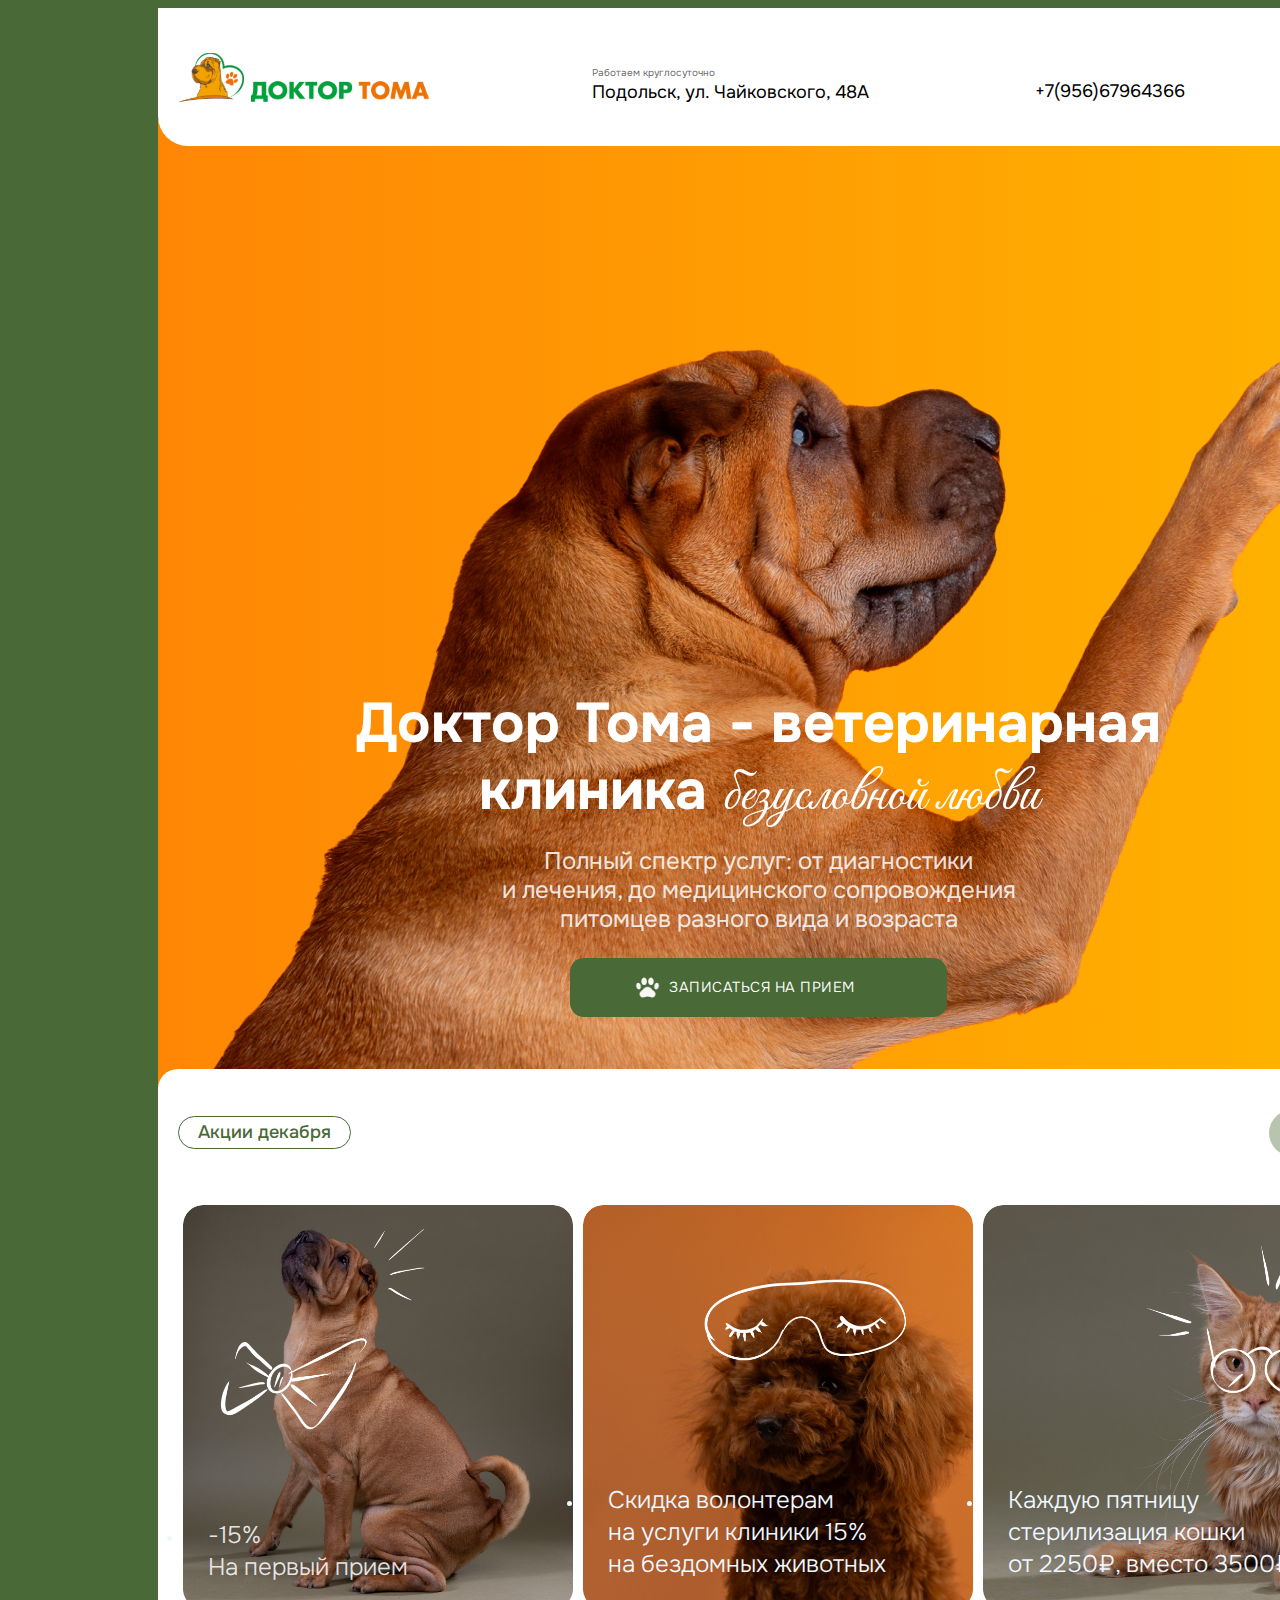
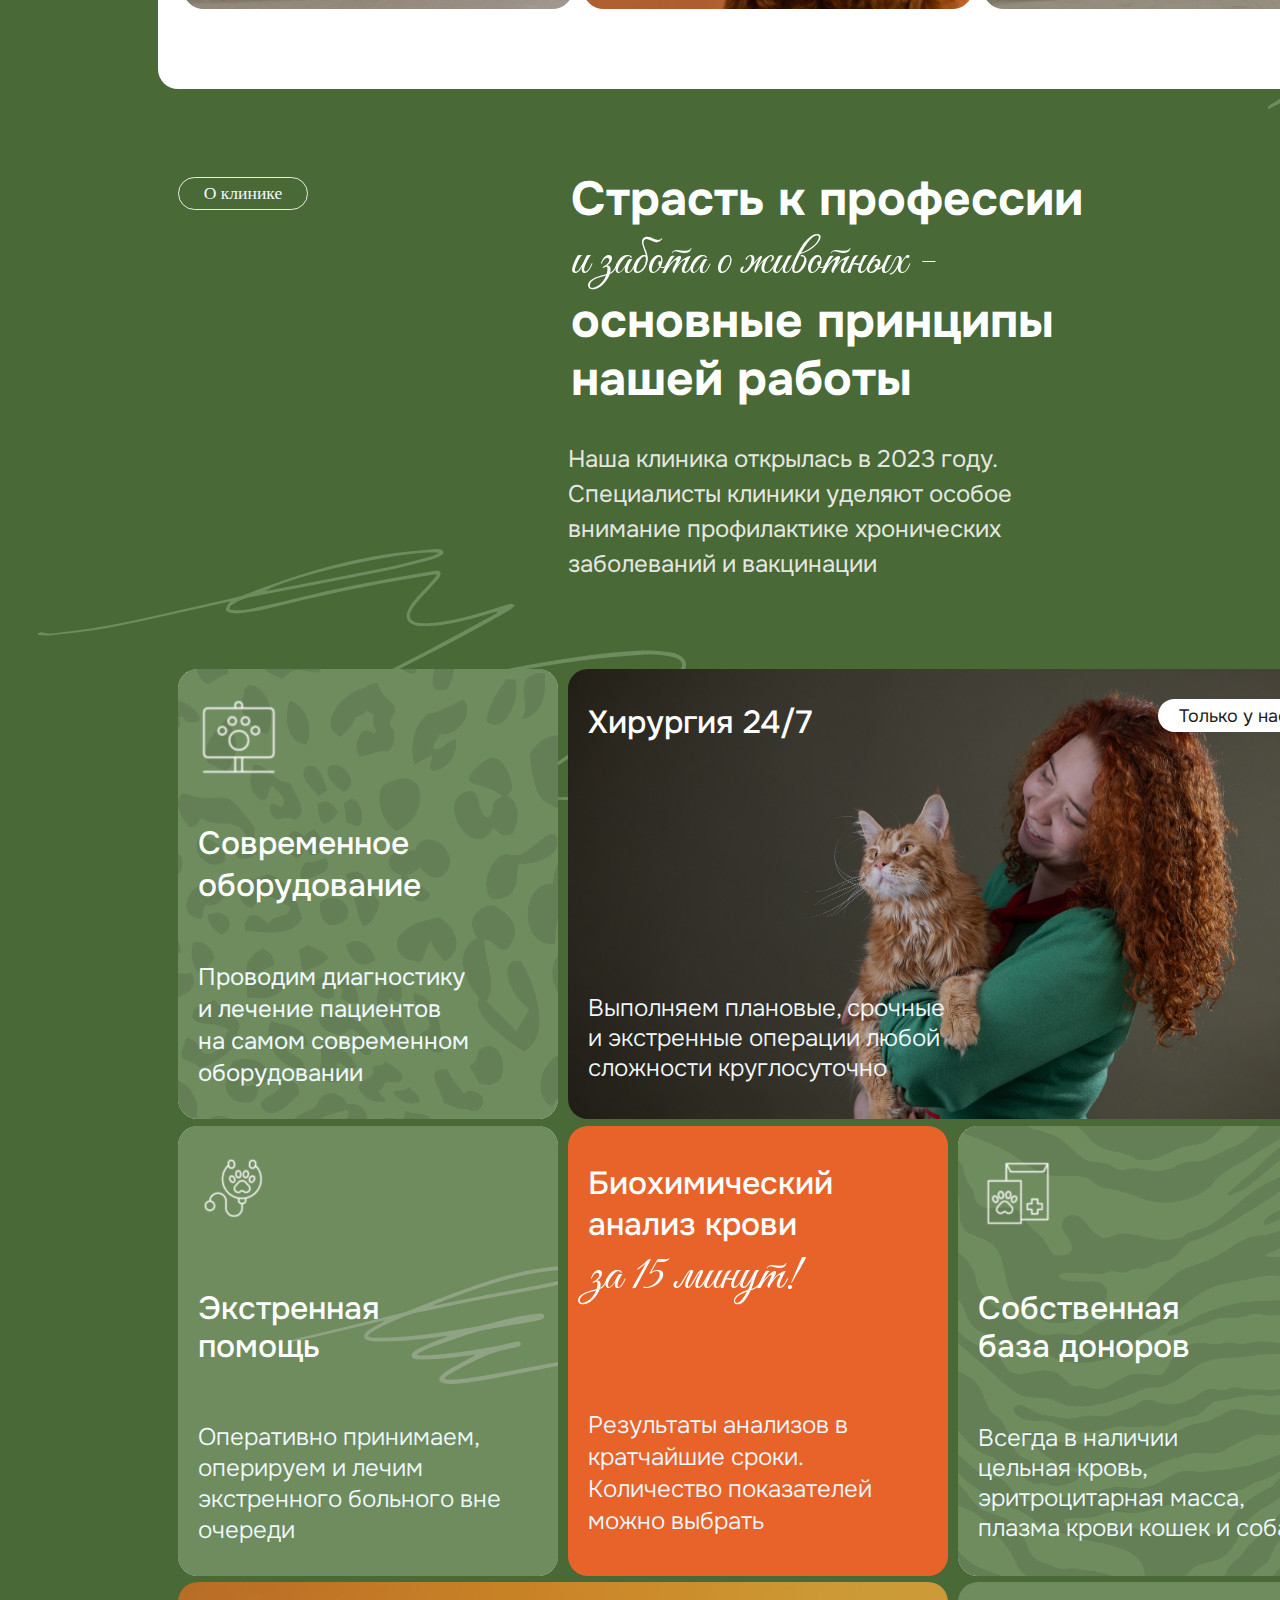
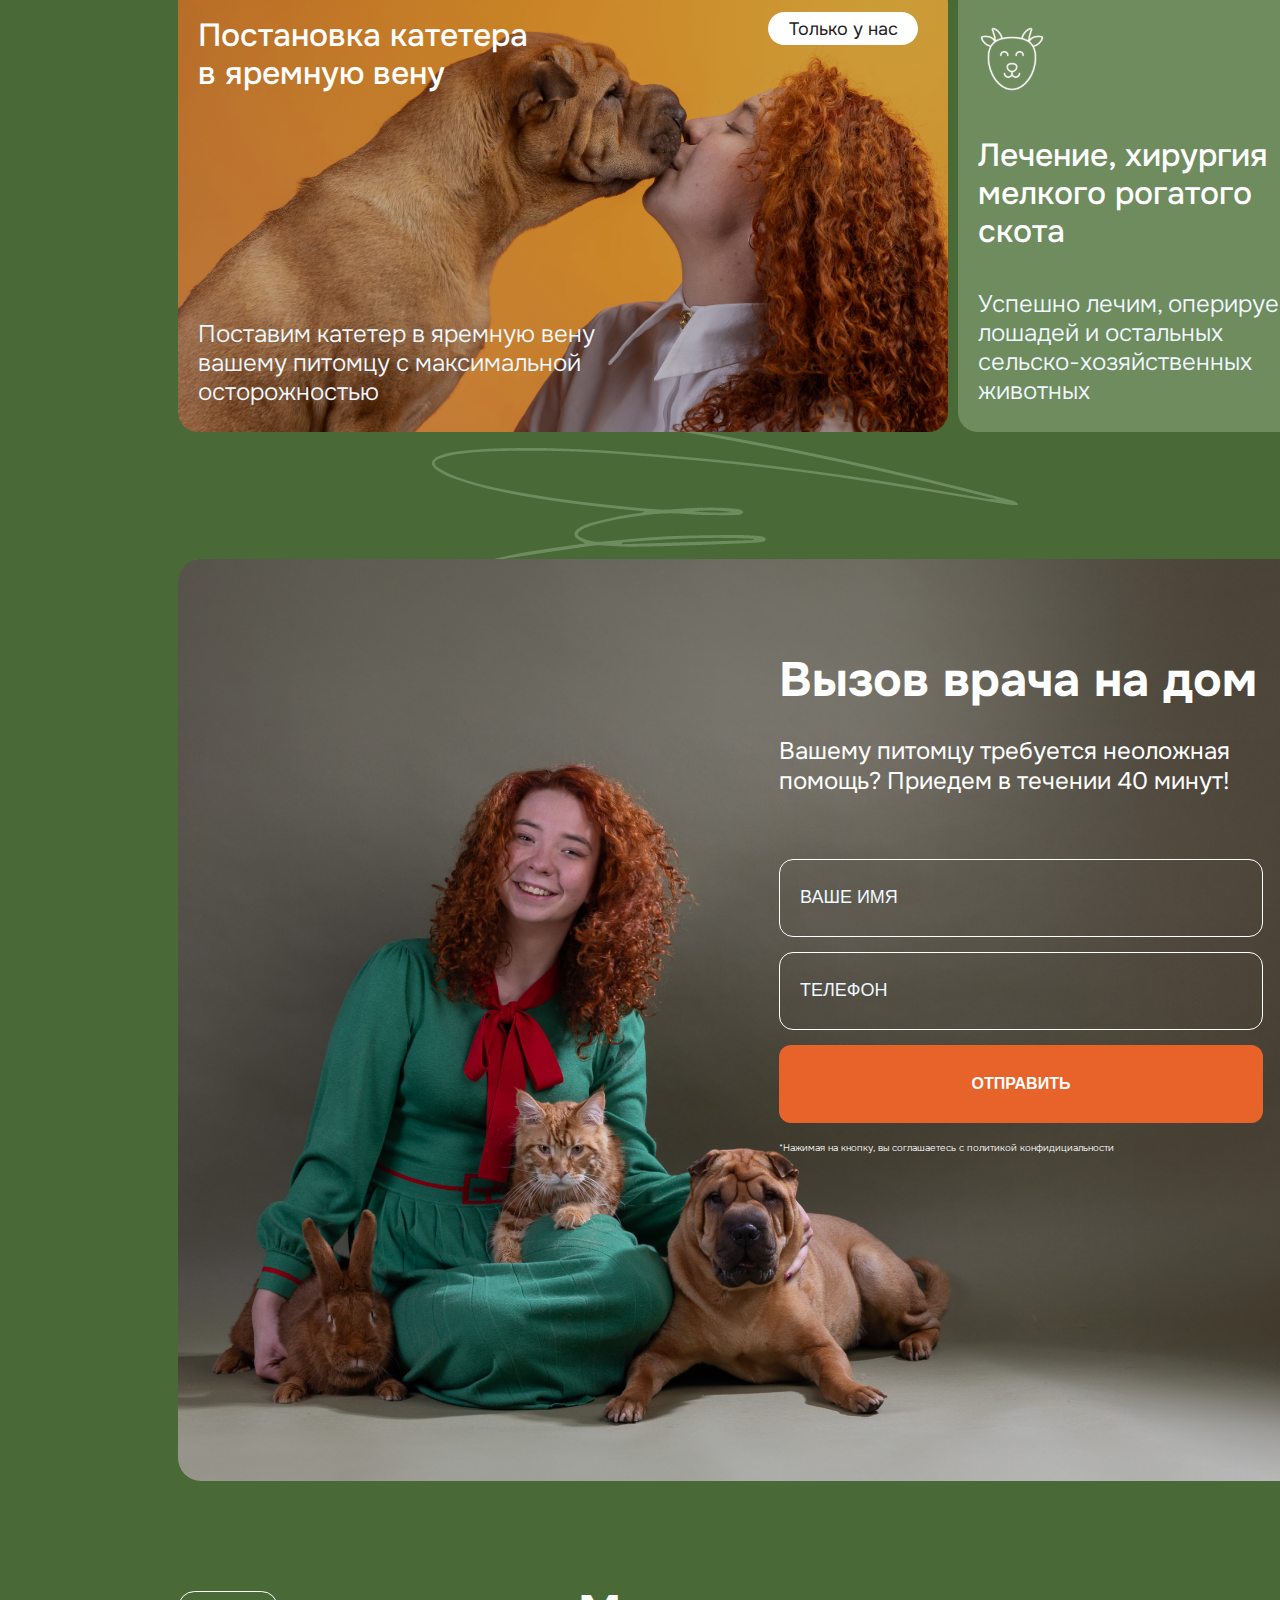
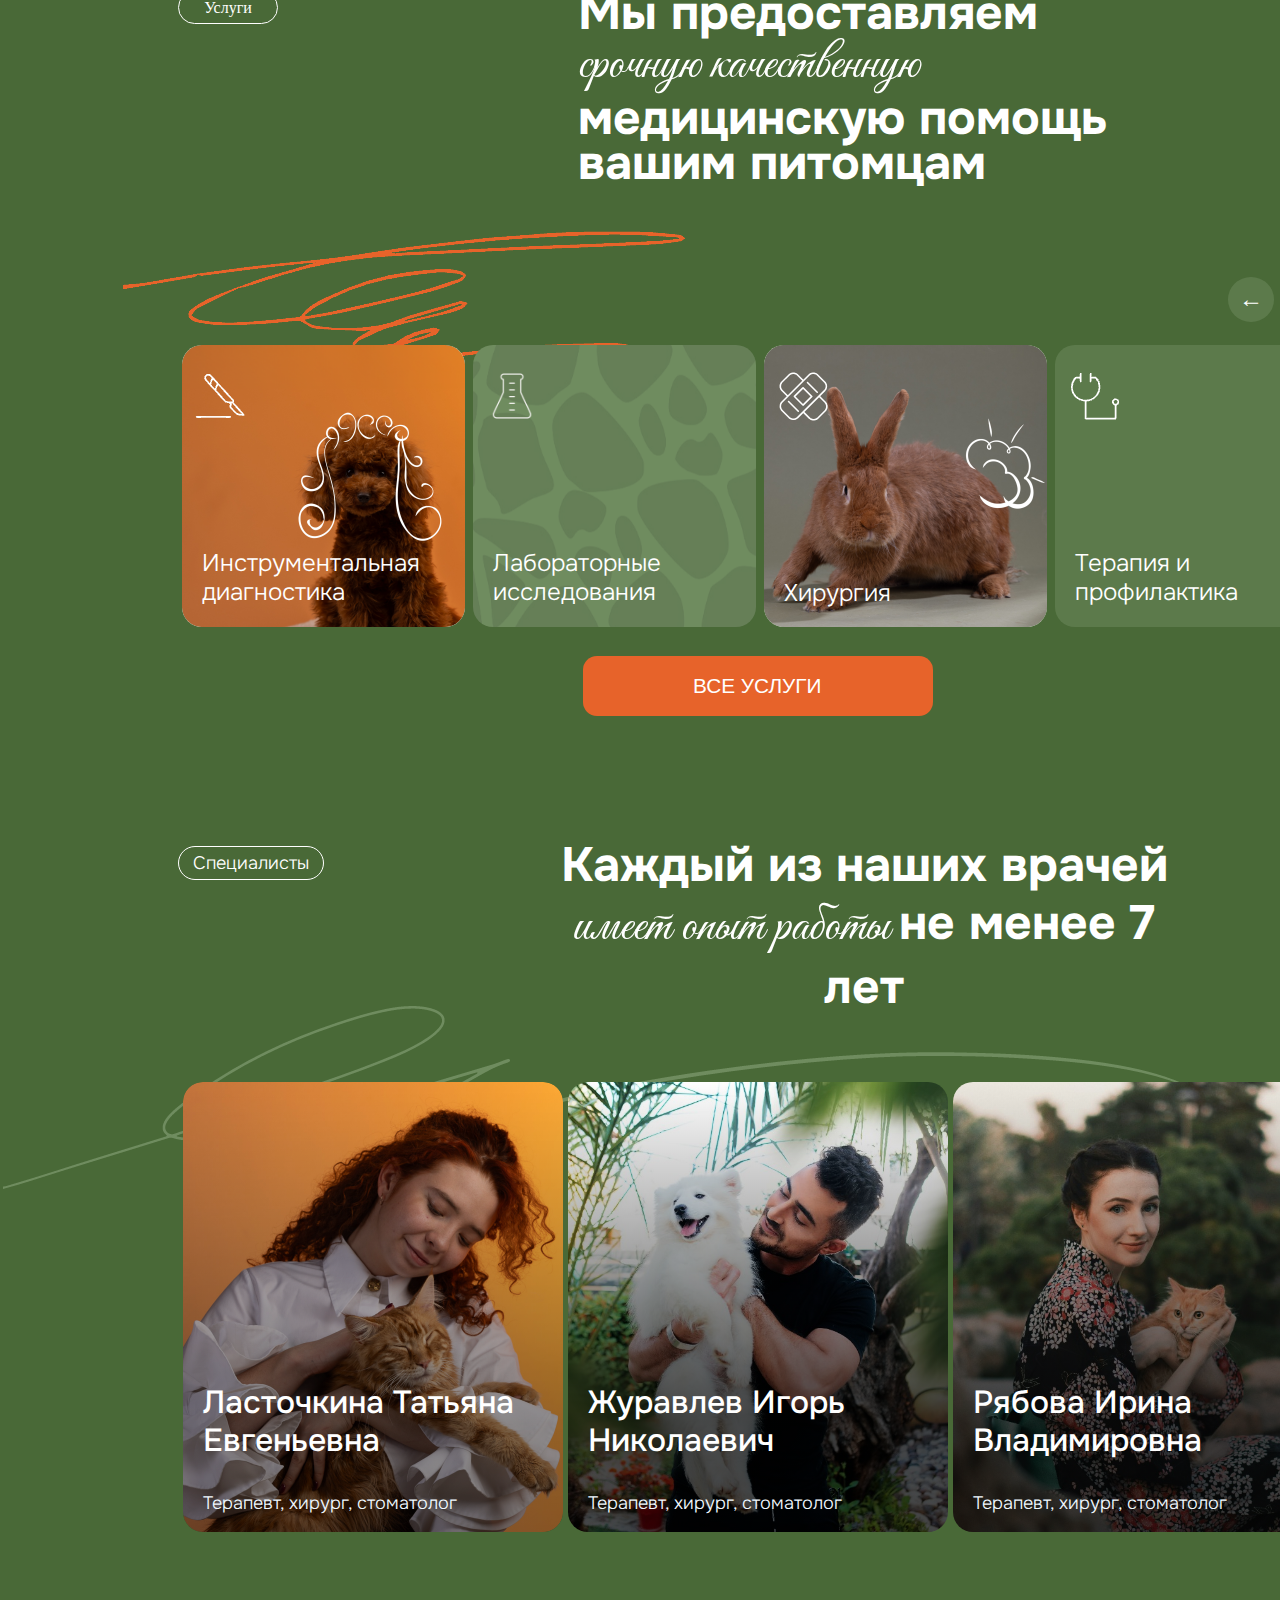
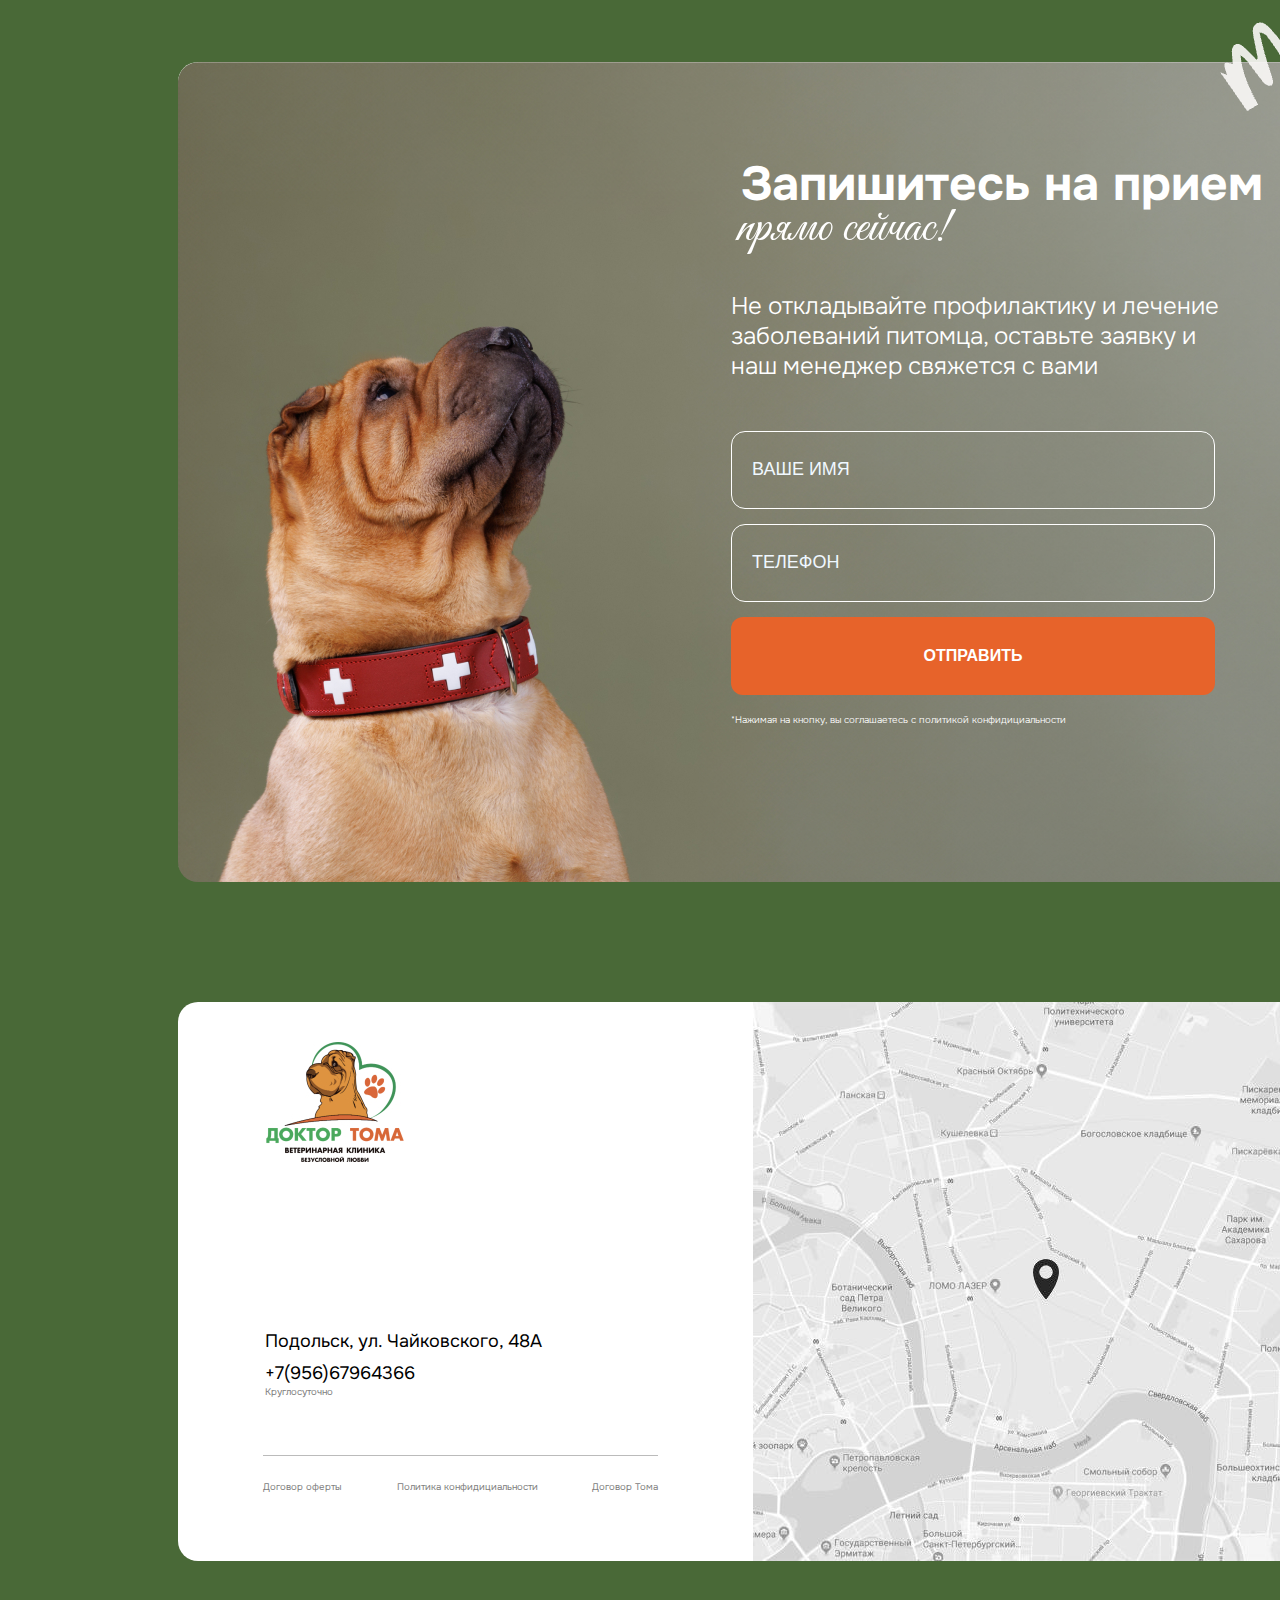
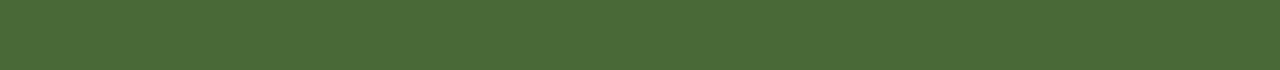
<file: index.html>
<!DOCTYPE html>
<html lang="en">

<head>
   <meta charset="UTF-8">
   <meta name="viewport" content="width=device-width, initial-scale=1.0">
   <title>Ветеринарная клиника</title>
   <link rel="stylesheet" href="style.css">
</head>
<header>
   <div class="logo"></div>
   <p class="addres"><span class="artheclock">Работаем круглосуточно</span> <br>Подольск, ул. Чайковского, 48А </p>
   <p class="telephone">+7(956)67964366</p>
   <button class="menu"></button>
</header>

<body>
   <section class="doctor-toma">
      <div class="svg">
         <img class="charpei" src="картинки\sharpei 1 (1).png" alt="sharpei">
         <div class="centr">
            <h1 class="centr1">Доктор Тома - ветеринарная клиника <span class="centr1-1">безусловной любви</span></h1>
            <p class="text1">Полный спектр услуг: от диагностики<br> и лечения, до медицинского сопровождения<br>
               питомцев разного вида и возраста</p>
            <a href="#name" class="appointment-btn">ЗАПИСАТЬСЯ НА ПРИЕМ</a>
         </div>
      </div>
   </section>
   <section class="december-item">
      <div class="button">
         <p class="dec">Акции декабря</p>
         <button class="promotion1-btn">←</button>
         <button class="promotion2-btn">→</button>
      </div>
      <div class="item">
         <li class="image-text-container">
            <p class="image1">-15% <br> Hа первый прием</p>
         </li>
         <li class="image-text-container2">
            <p class="image2">Скидка волонтерам на услуги клиники 15% на бездомных животных</p>
         </li>
         <li class="image-text-container3">
            <p class="image3">Каждую пятницу стерилизация кошки от 2250₽, вместо 3500₽</p>
         </li>
         <div class="vektor-1"></div>
      </div>
   </section>
   <section class="info">
      <p class="about">О клинике</p>
      <div class="preim">
         <h2 class="principle">Страсть к профессии
            <span class="care">и забота о животных -</span>
            основные принципы нашей работы
         </h2>


         <p class="inf">Наша клиника открылась в 2023 году. <br> Специалисты клиники уделяют особое <br> внимание
            профилактике хронических <br> заболеваний и вакцинации</p>

      </div>
   </section>
   <section class="advantages">
      <div class="vector-2"></div>
      <div class="advantage">
         <div class="advantage1">
            <h3 class="adv1">Современное оборудование</h3>
            <p class="adv1-1">Проводим диагностику и лечение пациентов на самом современном оборудовании</p>
         </div>
         <div class="advantage2">
            <span class="only-us">Только у нас</span>
            <h3 class="adv2">Хирургия 24/7</h3>
            <p class="adv2-2">Выполняем плановые, срочные и экстренные операции любой сложности круглосуточно </p>

         </div>
         <div class="advantage3">
            <h3 class="adv3">Экстренная помощь</h3>
            <p class="adv3-3">Оперативно принимаем, оперируем и лечим экстренного больного вне очереди</p>
         </div>
         <div class="advantage4">
            <h3 class="adv4">Биохимический анализ крови <span class="adva">за 15 минут!</span></h3>
            <p class="adv4-4">Результаты анализов в кратчайшие сроки. Количество показателей можно выбрать</p>
         </div>
         <div class="advantage5">
            <h3 class="adv5">Собственная база доноров</h3>
            <p class="adv5-5">Всегда в наличии цельная кровь, эритроцитарная масса, плазма крови кошек и собак</p>
         </div>
         <div class="advantage6">
            <span class="only-us">Только у нас</span>
            <h3 class="adv6">Постановка катетера в яремную вену</h3>
            <p class="adv6-6">Поставим катетер в яремную вену вашему питомцу с максимальной осторожностью </p>
         </div>
         <div class="advantage7">
            <h3 class="adv7">Лечение, хирургия мелкого рогатого скота</h3>
            <p class="adv7-7">Успешно лечим, оперируем лошадей и остальных сельско-хозяйственных животных</p>
         </div>
      </div>

   </section>
   <div class="vector-3"></div>

   <section class="call-home">
      <div class="text2">
         <h2 class="call">Вызов врача на дом</h2>
         <p class="call-1">Вашему питомцу требуется неоложная помoщь? Приедем в течении 40 минут!</p>
         <label for="name1"></label>
         <input type="text" id="name1" value="ВАШЕ ИМЯ" class="namee">
         <label for="number1"></label>
         <input type="text" id="number1" value="ТЕЛЕФОН" class="num">
         <button class="footer-appointment-btn">ОТПРАВИТЬ</button>
         <p class="confidence">*Нажимая на кнопку, вы соглашаетесь с политикой конфидициальности</p>
      </div>
   </section>
   <section class="servises">
      <div class="caption">
         <p class="ysl">Услуги</p>
         <h2 class="help">Мы предоставляем
            <span class="urget">срочную качественную </span>
            медицинскую помощь вашим питомцам
         </h2>
      </div>
      <div class="vector-4"></div>
      <button class="promotion3-btn">←</button> <button class="promotion4-btn">→</button>
      <div class="list">
         <div class="diagnostics">
            <p class="diagn">Инструментальная диагностика</p>
         </div>
         <div class="laboratory">
            <p class="lab">Лабораторные исследования</p>
         </div>
         <div class="surgery">
            <p class="surg">Хирургия</p>
         </div>
         <div class="therapy">
            <p class="therap">Терапия и профилактика</p>
         </div>
      </div>
      <button class="all-services-btn">ВСЕ УСЛУГИ</button>
   </section>
   <section class="specialists">
      <div class="cont">
         <p class="spec">Специалисты</p>
         <div class="container2">
            <h2 class="experience">Каждый из наших врачей
               <span class="exp">имеет опыт работы </span>
               не менее 7 лет
            </h2>
         </div>
      </div>
      <div class="vector-5"></div>
      <div class="doctor">
         <div class="doctor1">
            <h3 class="doc1">Ласточкина Татьяна Евгеньевна</h3>
            <p class="doc1-1">Терапевт, хирург, стоматолог</p>
         </div>
         <div class="doctor2">
            <h3 class="doc2">Журавлев Игорь Николаевич</h3>
            <p class="doc2-2">Терапевт, хирург, стоматолог</p>
         </div>
         <div class="doctor3">
            <h3 class="doc3">Рябова Ирина Владимировна</h3>
            <p class="doc3-3">Терапевт, хирург, стоматолог</p>
         </div>
      </div>
   </section>
   <sectoin class="appointment">
      <div class="vector-6"></div>
      <div class="text3">
         <h2 class="appoint">Запишитесь на прием <span class="right-now">прямо сейчас!</span></h2>
         <p class="application">Не откладывайте профилактику и лечение заболеваний питомца, оставьте заявку и наш
            менеджер
            свяжется с вами </p>
         <label for="name"></label>
         <input type="text1" id="name" value="ВАШЕ ИМЯ" class="namee">
         <label for="number"></label>
         <input type="text1" id="number" value="ТЕЛЕФОН" class="num">
         <button class="footer-appointment-btn">ОТПРАВИТЬ</button>
         <p class="confidence">*Нажимая на кнопку, вы соглашаетесь с политикой конфидициальности</p>
      </div>

   </sectoin>
   <sectoin class="end">
      <div class="Rectangle"></div>
      <div class="inf-left">
         <div class="logo1"></div>
         <div class="contacts">
            <p>Подольск, ул. Чайковского, 48А <br> +7(956)67964366 </p>
            <span class="time">Круглосуточно </span>
         </div>
         <div class="links">
            <a href="http://">Договор оферты</a>
            <a href="http://">Политика конфидициальности</a>
            <a href="http://">Договор Тома</a>
         </div>
      </div>
   </sectoin>
</body>

</html>
</file>
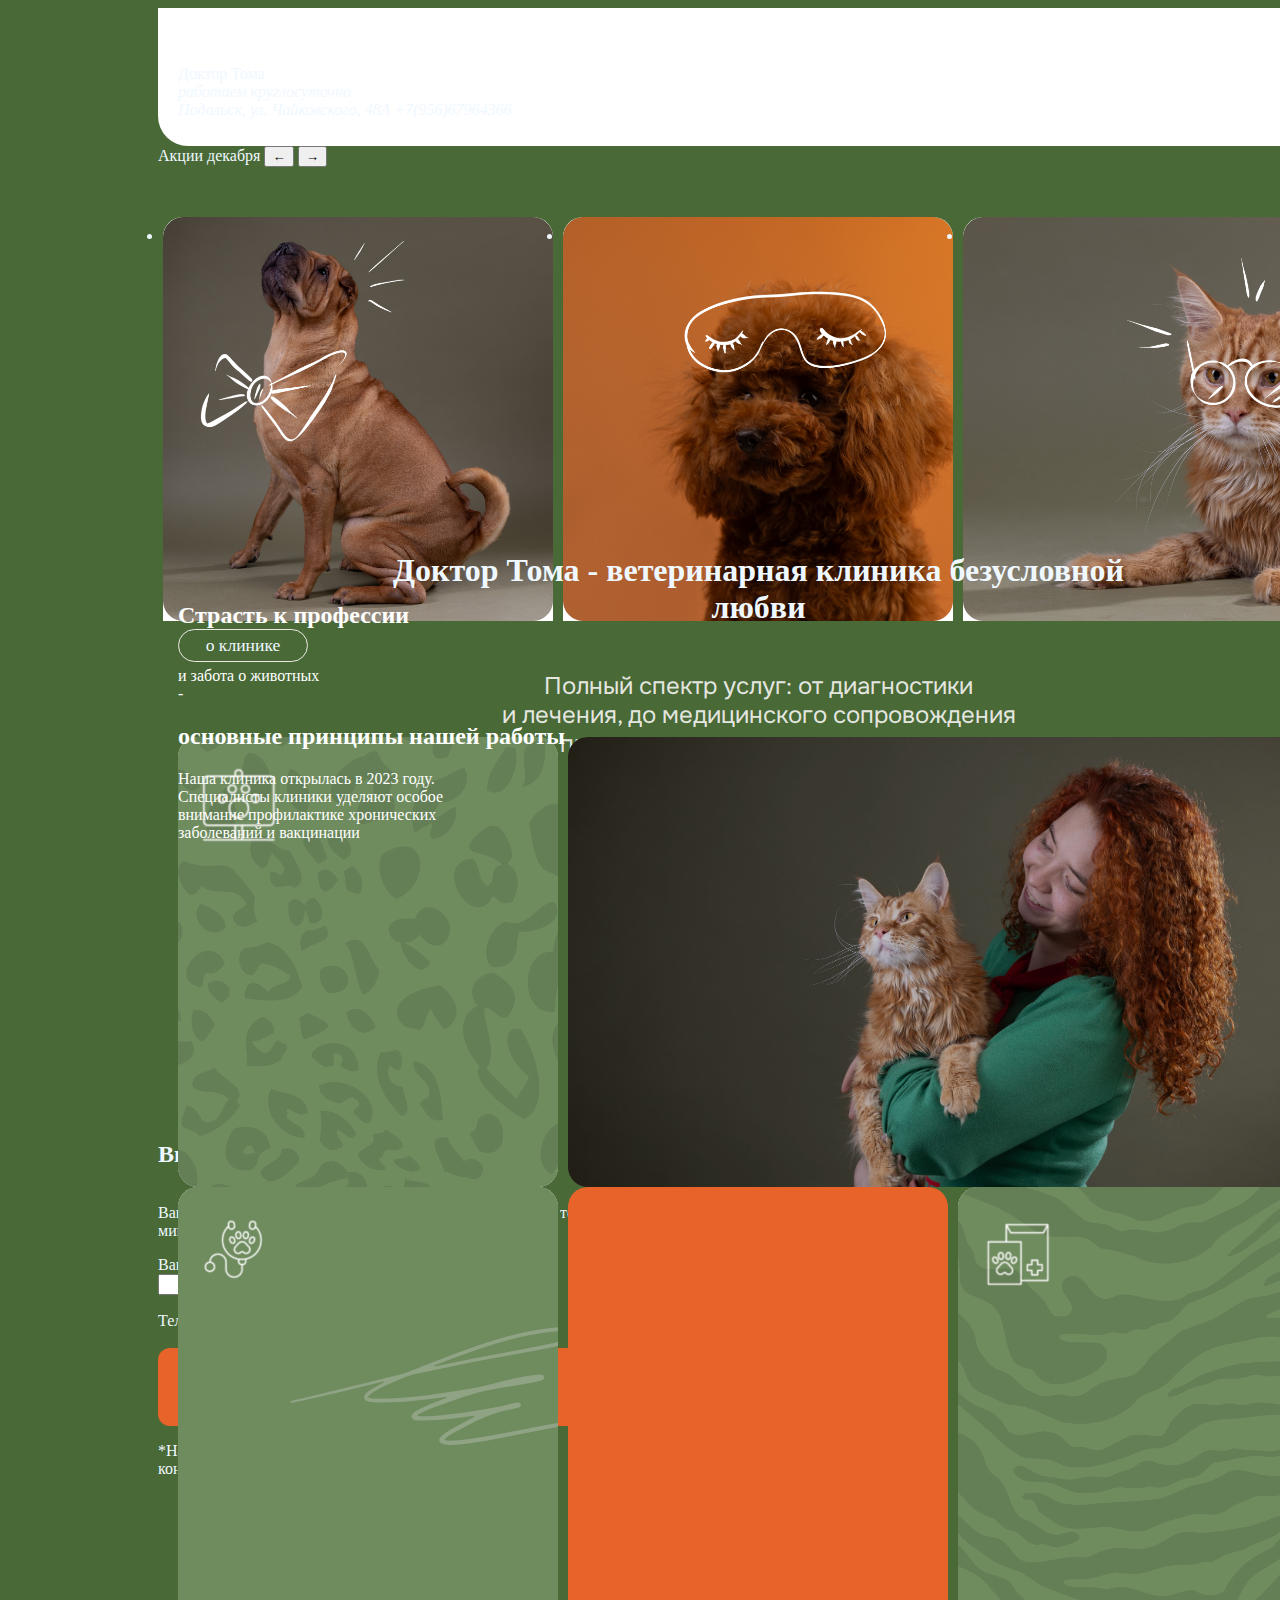
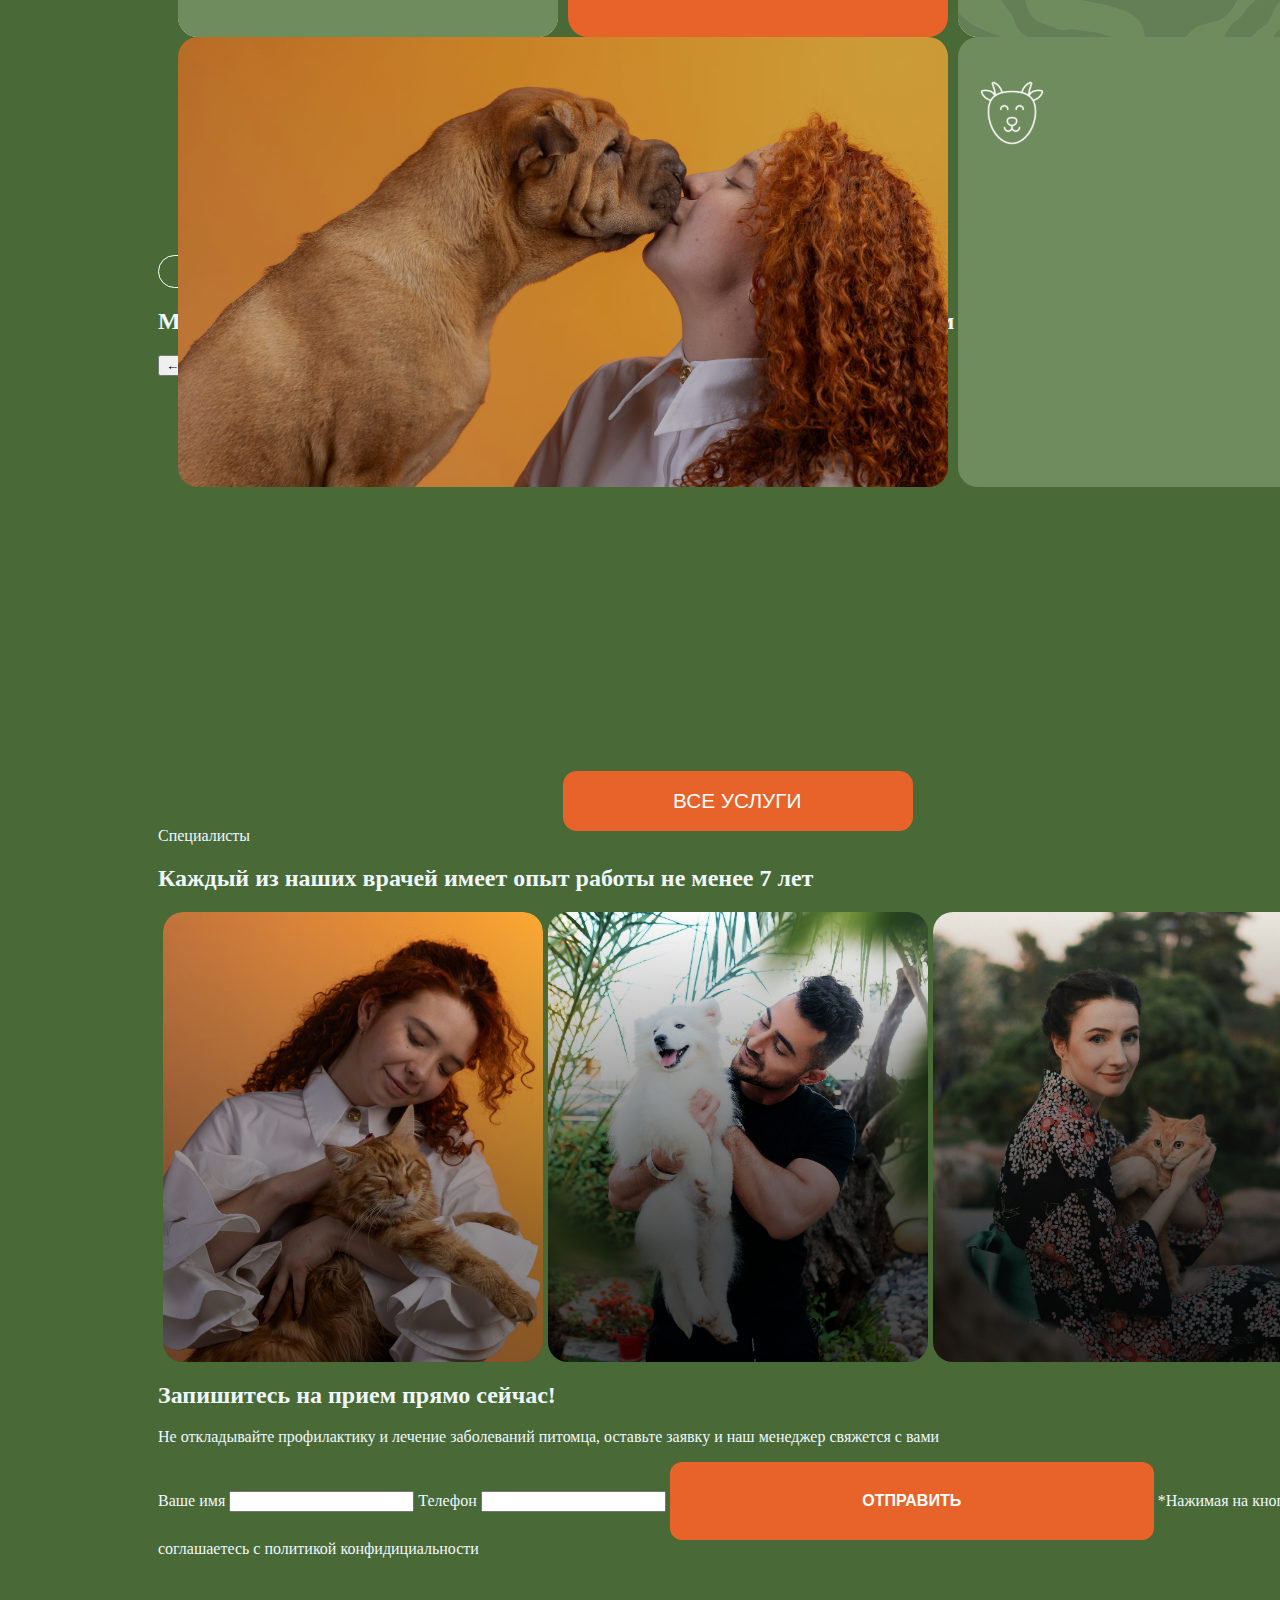
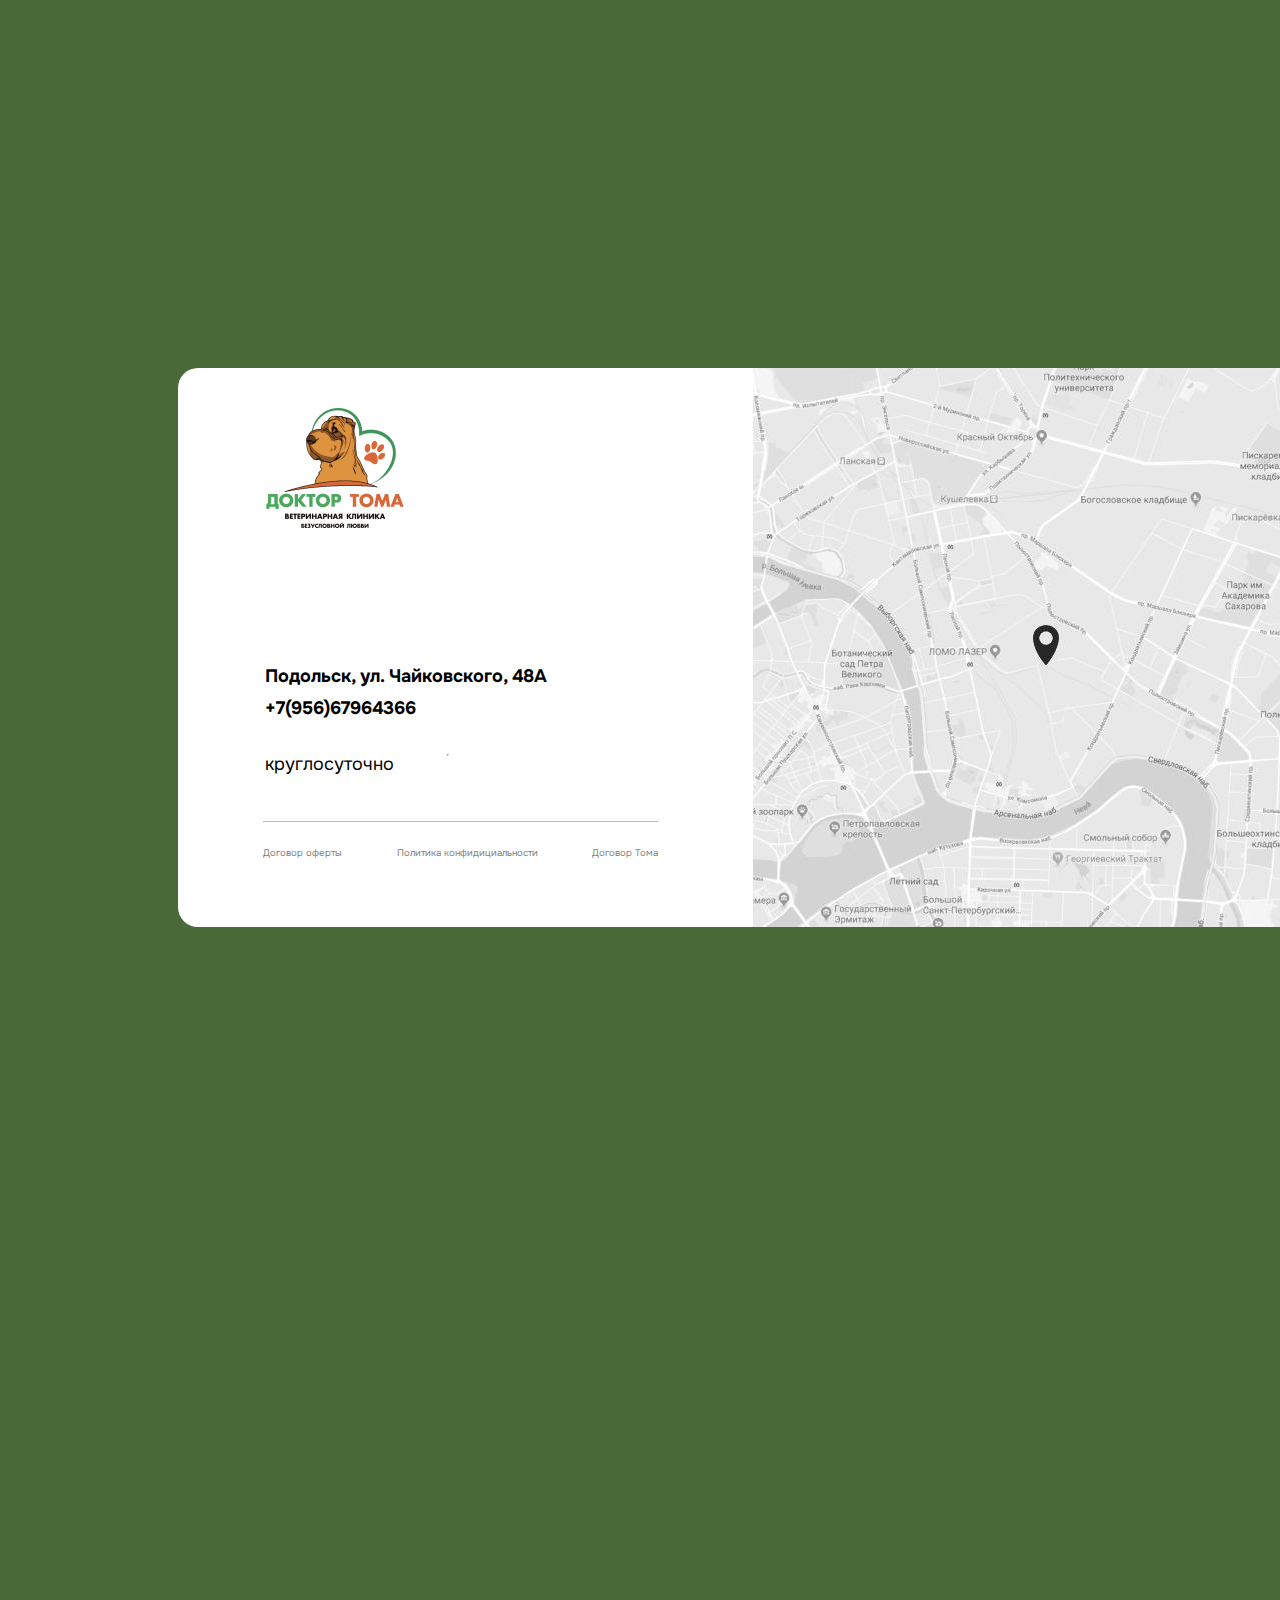
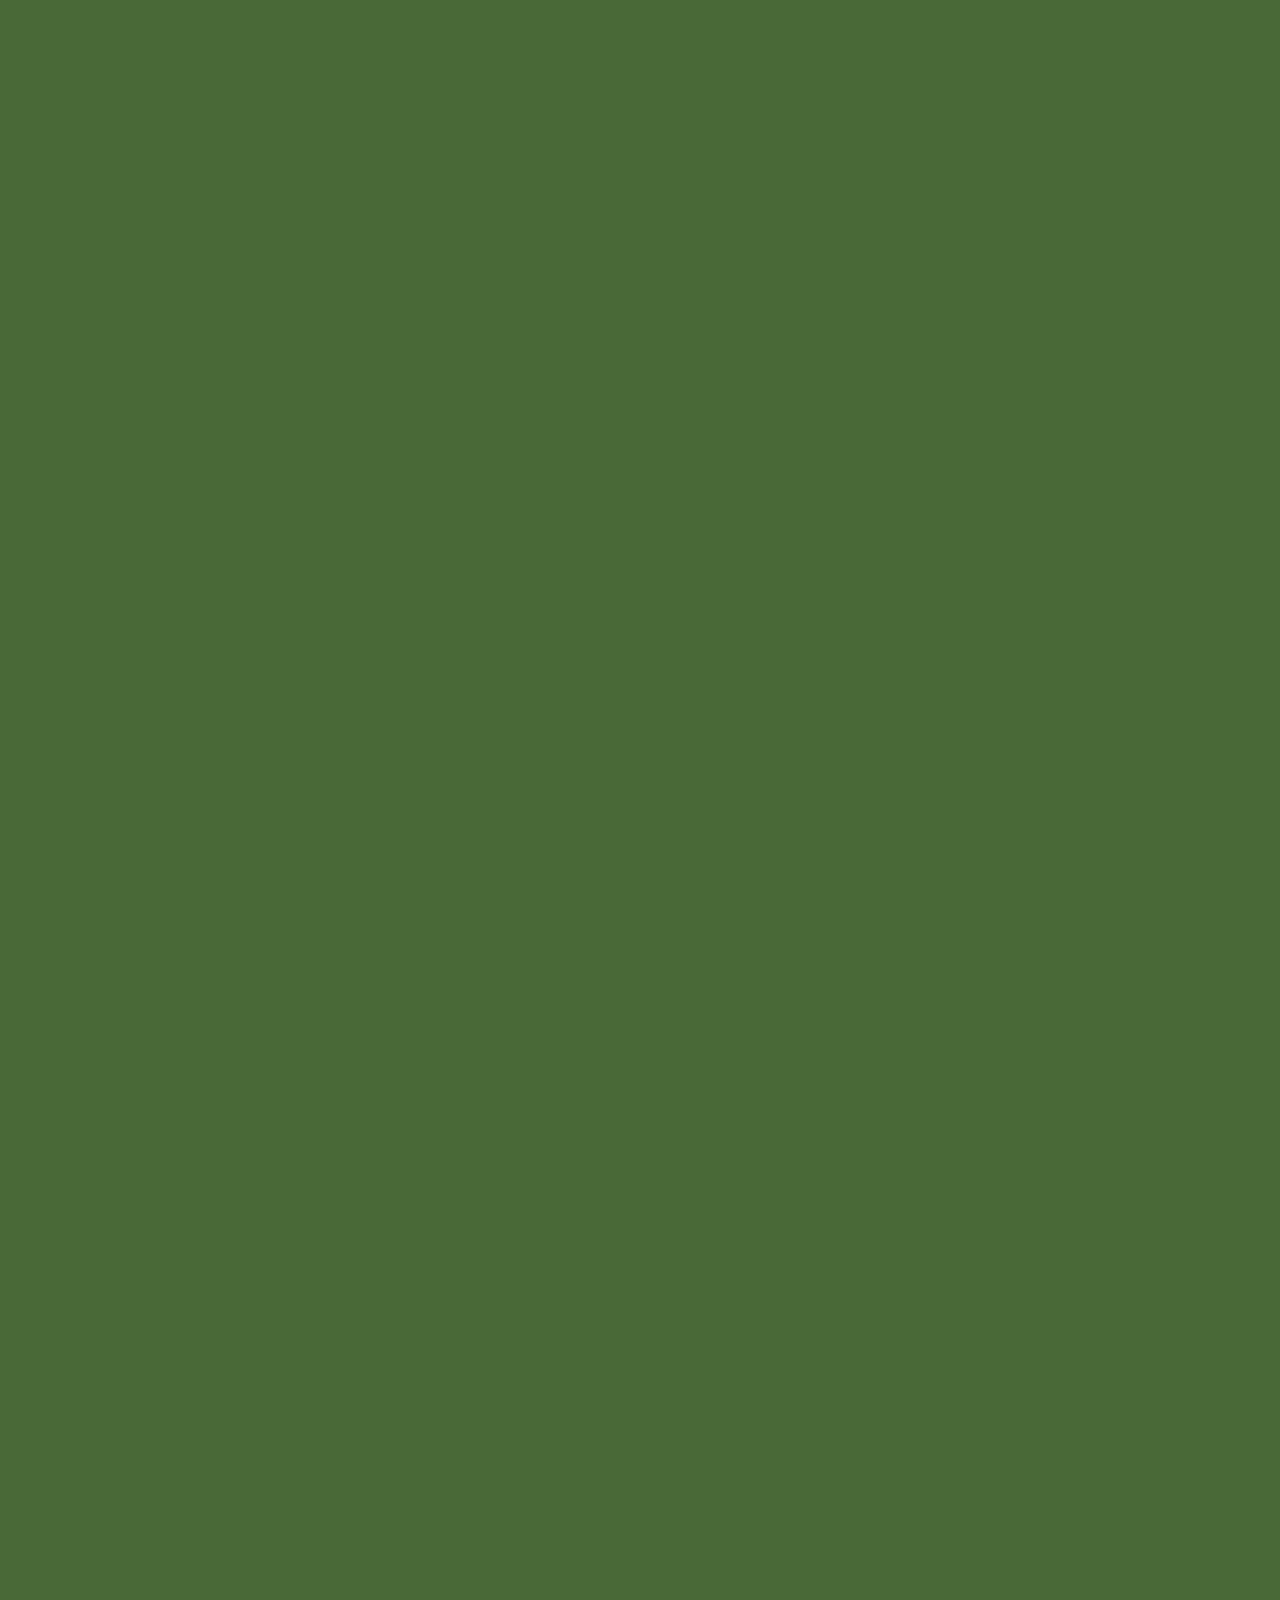
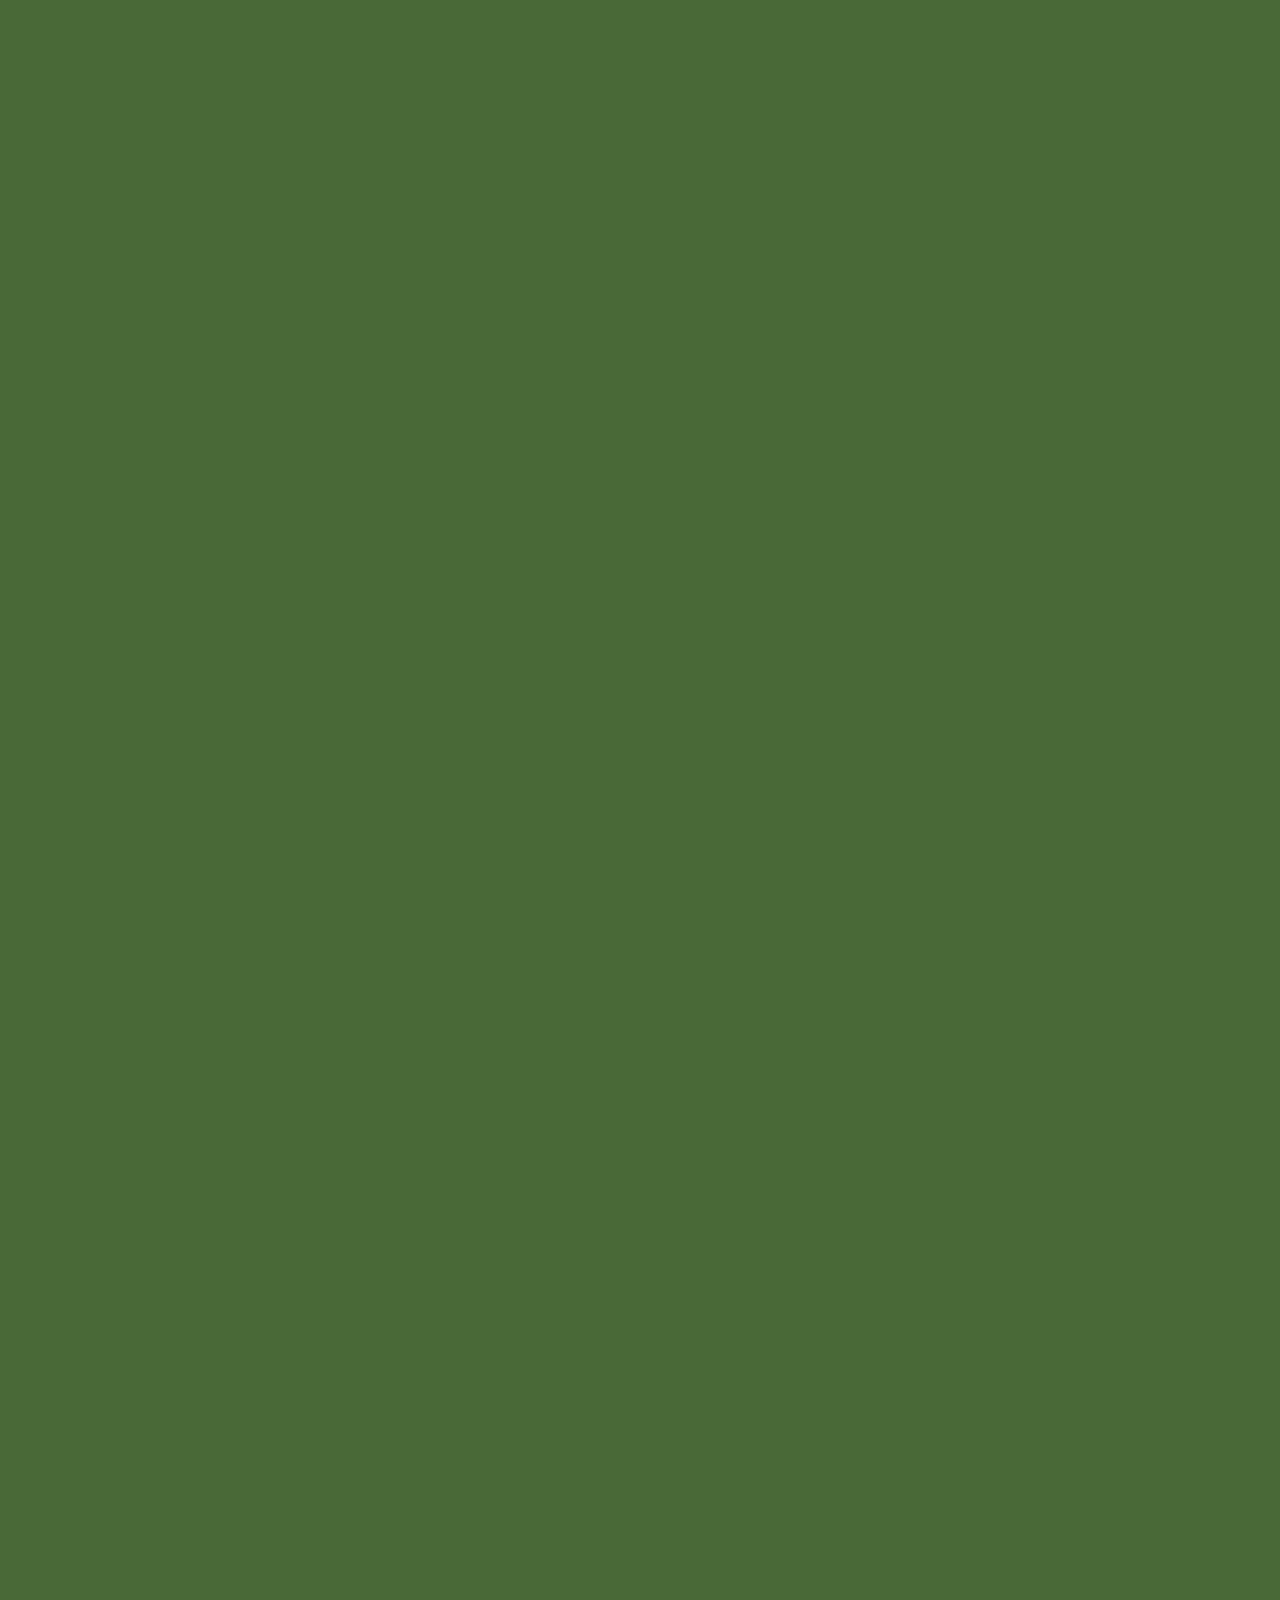
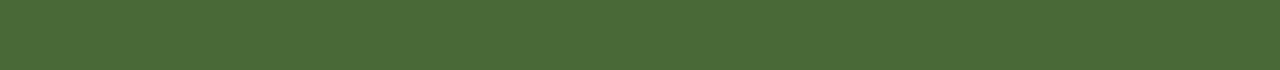
<file: dz1.html>
<!DOCTYPE html>
 <html lang="en">
 <head>
    <meta charset="UTF-8">
    <meta name="viewport" content="width=device-width, initial-scale=1.0">
    <title>Скелет сайта</title>
    <link rel="stylesheet" href="style.css">
</head>
<header>
<div class="data">
      <logo>Доктор Тома</logo>
      <address>
         работаем круглосуточно <br>
         Подольск, ул. Чайковского, 48А +7(956)67964366
      </address>
      </div>
</header>
<body>
  <body style="background-color: rgba(73, 105, 55, 1);"></body>
  <section class = "Доктор-тома">
      <div class = "centr">
      <h1>Доктор Тома - ветеринарная клиника безусловной любви</h1>
         <p class="text1">Полный спектр услуг: от диагностики<br> и лечения, до медицинского сопровождения<br> питомцев разного вида и возраста</p>
         <button class="appointment-btn">Запишитесь на прием</button> <br>
            </div> 
           </section>
           <section class="акции-декабря">
<p1>Акции декабря</p1> <button class="promotion-btn">←</button>
            <button class="promotion-btn">→</button><p>
              <div class="item">
<li class="image-text-container"></li>
    <li class="image-text-container2">
</li>
<li class="image-text-container3">
              </li>
 </div>
           </section>
          <section class="info">
      <p class="about">о клинике</p>
       <div class="preim"><h2 class="ч1">Страсть к профессии</h2>  <br> <p2>и забота о животных</p2> - <br> <h2 class="ч2">основные принципы нашей работы </h2>
          <p3>Наша клиника открылась в 2023 году. <br> Специалисты клиники уделяют особое <br> внимание профилактике хронических <br> заболеваний и вакцинации</p3>
        </div>
        <div class="advantage">
            <div class="advantage1"></div>           
            <div class="advantage2"></div>
            <div class="advantage3"></div>
            <div class="advantage4"></div>
            <div class="advantage5"></div>
            <div class="advantage6"></div>
            <div class="advantage7"></div>
        </div>
           </section>
    <section class = "Вызов-врача-на-дом">
      <div class="text2">
<h2>Вызов врача на дом</h2>
      <p>Вашему питомцу требуется неоложная помщь? Приедем в течении 40 минут!</p>
      <label for="name1">Ваше имя</label>
      <input type="text" id="name1">
      <p><label for="number1">Телефон</label>
      <input type="text" id="number1"></p>
         <button class="footer-appointment-btn">ОТПРАВИТЬ</button>
      <P>*Нажимая на кнопку, вы соглашаетесь с политикой конфидициальности</P>
       </div>
    </section>
    <section class = "Услуги">
      <p class="ysl">Услуги <h2>Мы предоставляем срочную качественную медицинскую помощь вашим питомцам</h2></p>
      <button class="promotion-btn">←</button> <button class="promotion-btn">→</button>
      <div class="list">
    <div class="инстр"></div>
       <div class="исследования"></div>
          <div class="хирургия"></div>
           <div class="Теапия"></div>
      </div>
           <button class="all-services-btn">ВСЕ УСЛУГИ</button>
    </section>
    </section>
    <section class = "Специалисты">
      <P>Специалисты</P>
      <h2 class="опыт">Каждый из наших врачей имеет опыт работы не менее 7 лет</h2>
     <div class="doctor">
<div class="doctor1"></div>
      <div class="doctor2"></div>
       <div class="doctor3"></div>
     </div>
    </section>
       <sectoin class = "Запишитесь-на-прием">
           <h2>Запишитесь на прием прямо сейчас!</h2>
              <p>Не откладывайте профилактику и лечение заболеваний питомца, оставьте заявку и наш менеджер свяжется с вами </p>
      <label for="name">Ваше имя</label>
      <input type="text1" id="name">
      <label for="number">Телефон</label>
      <input type="text1" id="number">
      <button class="footer-appointment-btn">ОТПРАВИТЬ</button>
      <P1>*Нажимая на кнопку, вы соглашаетесь с политикой конфидициальности</P1>
    </sectoin>
    <sectoin class = "end">
        <div class = "Rectangle"> </div>
      <div class="inf-left">
          <div class="logo1"></div>
        <div class="contacts">
<h4>Подольск, ул. Чайковского, 48А <br> +7(956)67964366</h4>
         круглосуточно 
          </div>
           <hr>
     <div class="links">
   <a href="http://">Договор оферты</a>
       <a href="http://">Политика конфидициальности</a>
        <a href="http://">Договор Тома</a>
     </div>
        </div> 
    
  
    </sectoin>
 </body>
 </html>
</file>
<file: style.css>
@import url('https://fonts.googleapis.com/css2?family=Onest:wght@100..900&display=swap');
@import url('https://fonts.googleapis.com/css2?family=Great+Vibes&family=Onest:wght@100..900&display=swap');

html {
  font-size: 16px;
  width: 1200px;
  height: 8070px;
  margin-left: 150px;
  margin-right: 150px;
}

header {
  width: 1202px;
  height: 108px;
  display: flex;
  flex-flow: row wrap;
  justify-content: space-between;
  align-items: center;
  padding: 30px 20px 0px 20px;
  border-radius: 0px 0px 30px 30px;
  background: var(--white, rgba(255, 255, 255, 1));
}

.logo {
  background: url('/картинки/Frame\ 738001144.jpg');
  width: 254px;
  height: 54px;
  margin-bottom: 35px;
}

.artheclock {
  width: 121px;
  height: 12px;
  color: rgba(30, 30, 30, 0.7);
  font-family: Onest;
  font-style: Regular;
  font-size: 0.625rem;
  font-weight: 400;
  line-height: 12px;
  letter-spacing: 0px;
  text-align: left;
}

.addres {
  color: black;
  width: 283px;
  height: 24px;
  font-family: Onest;
  font-size: 1.125rem;
  font-weight: 400;
  line-height: 22px;
  letter-spacing: 0px;
  text-align: left;
  margin-bottom: 60px;
}

.telephone {
  color: black;
  /* Phone */
  width: 150px;
  height: 24px;
  font-family: Onest;
  font-size: 1.125rem;
  font-weight: 400;
  letter-spacing: 0px;
}

.menu {
  background: url('/картинки/BurgerMenu.png');
  width: 35px;
  height: 16px;
  display: flex;
  gap: 10;
  border: none;
}

body {
  background-color: rgba(73, 105, 55, 1);
  color: aliceblue;
}

.doctor-toma {
  position: relative;
  z-index: -1;
  top: -25px;
  width: 1240px;
  height: 993px;
  opacity: 1;
  background: linear-gradient(270.00deg, rgba(255, 181, 0, 1), rgba(255, 134, 5, 1) 100%);
  text-align: center;
}

.svg {
  position: relative;
}

.centr {
  position: absolute;
  top: 0;
  width: 827px;
  height: 332px;
  padding-top: 531px;
  padding-left: 187px;
  padding-bottom: 130px;
  padding-right: 186px;
  display: flex;
  flex-direction: column;
  justify-content: flex-start;
  align-items: center;
  gap: 40;
  text-align: center;
}

.centr1 {
  width: 827px;
  height: 96px;
  color: var(--white, rgba(255, 255, 255, 1));
  font-family: Onest;
  font-size: 3.5rem;
  font-weight: 700;
  line-height: 67px;
  letter-spacing: 0px;
  text-align: center;

}

.centr1-1 {
  font-family: Great Vibes;
  font-weight: 100;
  font-size: 3.5rem;
  line-height: 100%;
  letter-spacing: 0px;
  text-align: center;
}

.text1 {
  width: 521px;
  height: 96px;
  color: rgba(250, 248, 247, 0.9);
  font-family: Onest;
  font-size: 1.5rem;
  font-weight: 400;
  line-height: 29px;
  letter-spacing: 0px;
  text-align: center;
}

.appointment-btn {
  display: inline-block;
  width: 330px;
  height: 60px;
  border-radius: 14px;
  gap: 10px;
  opacity: 1;
  padding-top: 27px;
  padding-right: 20px;
  padding-bottom: 27px;
  padding-left: 27px;
  border: none;
  font-family: Onest;
  font-size: 0.9rem;
  font-weight: 350;
  line-height: 5px;
  text-align: center;
  letter-spacing: 0.5px;
  background: url('/картинки/8ce7eca279b0914984b1afc3d305bf44318c3b9a.png') no-repeat, rgba(73, 105, 55, 1);
  background-position: 65px 50%;
  background-size: 25px;
  color: white;

}

.december-item {
  position: relative;
  top: -70px;
  width: 1200px;
  height: 510px;
  opacity: 1;
  border-radius: 20px;
  padding-top: 40px;
  padding-right: 20px;
  padding-bottom: 70px;
  padding-left: 20px;
  gap: 30px;
  background: var(--white, rgba(255, 255, 255, 1));
}

.button {
  width: 1160px;
  height: 46px;
  display: flex;
  flex-direction: row;
  justify-content: space-between;
  align-items: center;
}

.dec {
  width: 173px;
  height: 33px;
  display: flex;
  flex-direction: row;
  justify-content: center;
  align-items: center;
  color: rgba(73, 105, 55, 1);
  font-family: Onest;
  font-size: 1.125rem;
  font-weight: 500;
  padding: 5px 10px 5px 10px;
  box-sizing: border-box;
  border: 1.5px solid var(--green, rgba(73, 105, 55, 1));
  border-radius: 50px;
}

.item {
  width: 1200px;
  height: 394px;
  display: flex;
  flex-direction: row;
  justify-content: space-around;
  align-items: flex-start;
  margin-top: 50px;
  gap: 10;
}

.image-text-container {
  background: url('/картинки/dd2a6d75726f47721b333febace7521486082d42.png')no-repeat;
  background-size: contain;
  width: 370px;
  height: 394px;
  gap: 58;
  padding: 10px 0px 30px 20px;
  border-radius: 20px;
}

.image1 {
  width: 341px;
  height: 164px;
  color: rgba(250, 248, 247, 0.9);
  font-family: Onest;
  font-size: 1.5rem;
  font-weight: 300;
  line-height: 32px;
  letter-spacing: 0px;
  text-align: left;
  padding: 280px 19px 0px 5px;
}

.image-text-container2 {
  background: url('/картинки/f98f91ed073f31c84b46370b62e3c4d390664136.png')no-repeat;
  background-size: contain;
  width: 370px;
  height: 394px;
  gap: 30;
  padding: 10px 0px 30px 20px;
  border-radius: 20px;
}

.image2 {
  width: 341px;
  height: 96px;
  color: var(--white 90%, rgba(250, 248, 247, 0.9));
  font-family: Onest;
  font-size: 1.5rem;
  font-weight: 300;
  line-height: 32px;
  letter-spacing: 0px;
  text-align: left;
  padding: 245px 19px 0px 5px;
}

.image-text-container3 {
  background: url('/картинки/f75755d3754d8cd5fe6e83b4f64c93a8c8ccdd7b.png')no-repeat;
  background-size: contain;
  width: 370px;
  height: 394px;
  gap: 30;
  padding: 10px 0px 30px 20px;
  border-radius: 20px;
}

.image3 {
  width: 341px;
  height: 96px;
  color: var(--white 90%, rgba(250, 248, 247, 0.9));
  font-family: Onest;
  font-size: 1.5rem;
  font-weight: 300;
  line-height: 32px;
  letter-spacing: 0px;
  text-align: left;
  padding: 245px 19px 0px 5px;
}

.promotion1-btn {
  position: relative;
  top: 0.5px;
  right: -470px;
  width: 46px;
  height: 46px;
  opacity: 1;
  border: none;
  font-size: 1.5rem;
  border-radius: 50%;
  text-align: center;
  cursor: pointer;
  background-color: rgba(111, 140, 95, 0.5);
  color: white;
}

.promotion2-btn {
  position: relative;
  right: -30px;
  width: 46px;
  height: 46px;
  opacity: 1;
  border: none;
  font-size: 1.5rem;
  border-radius: 50%;
  text-align: center;
  cursor: pointer;
  background-color: rgba(111, 140, 95, 1);
  color: white;
}

.vektor-1 {
  position: absolute;
  top: 590px;
  left: 1110px;
  z-index: 1;
  background: url('/картинки/Vector_9.svg.png') no-repeat;
  width: 96px;
  height: 93px;
  background-size: 100%;
}

.info {
  position: relative;
  left: 20px;
  width: 1200px;
  height: 460px;
  display: flex;
  flex-direction: column;
  justify-content: flex-start;
  align-items: flex-start;
  gap: 263;
  margin-bottom: 50px;
}

.about {
  width: 130px;
  height: 33px;
  display: flex;
  flex-direction: row;
  justify-content: center;
  align-items: center;
  padding: 7px 0px 7px 0px;
  gap: 10;
  box-sizing: border-box;
  border: 1px solid rgba(250, 248, 247, 0.9);
  border-radius: 50px;
  font-size: 1.1rem;
  font-weight: 300;
}

.preim {
  position: relative;
  top: -97px;
  width: 568px;
  height: 58px;
  display: flex;
  flex-direction: column;
  justify-content: flex-start;
  align-items: flex-start;
  gap: 40;
  color: rgba(255, 255, 255, 1);

}

.principle {
  width: 526px;
  height: 58px;
  color: var(--white, rgba(255, 255, 255, 1));
  font-family: Onest;
  font-size: 3rem;
  font-weight: 700;
  line-height: 58px;
  letter-spacing: 0px;
  padding: 0px 241px 50px 393px;
}

.care {
  font-family: Great Vibes;
  color: var(--white, rgba(255, 255, 255, 1));
  font-weight: 400;
  line-height: 60px;
  font-size: 50px;
}

.inf {
  width: 568px;
  height: 128px;
  color: rgba(250, 248, 247, 0.9);
  font-family: Onest;
  font-size: 1.5rem;
  line-height: 35px;
  padding: 100px 291px 120px 390px;
}

.vector-2 {
  position: absolute;
  top: -120px;
  left: -140px;
  z-index: -1;
  background: url('/картинки/Vector.png') no-repeat;
  width: 708px;
  height: 251px;
  background-size: 100%;
}

.vector-3 {
  position: absolute;
  top: 3565px;
  left: 275px;
  z-index: -1;
  background: url('/картинки/vector2.png') no-repeat;
  width: 801px;
  height: 246px;
  background-size: 100%;
}

.advantages {
  width: 1160px;
  position: relative;
  left: 20px;
}

.advantage {
  width: 1160px;
  height: 1370px;
  display: flex;
  flex-flow: row wrap;
  justify-content: space-between;
  align-items: flex-start;
  gap: 10 10;
}

.advantage1 {
  background: url('/картинки/Без\ названия7_20251205135223.jpg') no-repeat;
  background-size: contain;
  width: 380px;
  height: 450px;
  border-radius: 20px;
}

.adv1 {
  width: 340px;
  height: 76px;
  color: var(--white, rgba(255, 255, 255, 1));
  font-family: Onest;
  font-size: 2rem;
  font-weight: 500;
  line-height: 42px;
  letter-spacing: 0px;
  text-align: left;
  padding: 122px 20px 0px 20px;
}

.adv1-1 {
  width: 340px;
  height: 128px;
  color: var(--white 90%, rgba(250, 248, 247, 0.9));
  font-family: Onest;
  font-size: 1.5rem;
  font-weight: 400;
  line-height: 32px;
  text-align: left;
  padding: 30px 20px 30px 20px;
}

.advantage2 {
  background: linear-gradient(rgba(0, 0, 0, 0.2), rgba(0, 0, 0, 0.2)), url('/картинки/82a7719bf88b452451e85d1d86fc32243ab47f9b.jpg') no-repeat;
  background-size: 100%;
  width: 770px;
  height: 450px;
  border-radius: 20px;
}

.adv2 {
  position: relative;
  top: -35px;
  width: 404px;
  height: 38px;
  color: var(--white, rgba(255, 255, 255, 1));
  font-family: Onest;
  font-size: 2rem;
  font-weight: 500;
  line-height: 38px;
  text-align: left;
  padding: 5px 346px 0px 20px
}

.adv2-2 {
  position: relative;
  top: -40px;
  width: 367px;
  height: 96px;
  color: var(--white 90%, rgba(250, 248, 247, 0.9));
  font-family: Onest;
  font-size: 1.5rem;
  font-weight: 320;
  line-height: 30px;
  letter-spacing: 0px;
  text-align: left;
  padding: 224px 383px 30px 20px;
}

.only-us {
  position: relative;
  top: 30px;
  left: 590px;
  width: 150px;
  height: 33px;
  display: flex;
  flex-direction: row;
  justify-content: center;
  align-items: center;
  gap: 10;
  border-radius: 50px;
  background: var(--white, rgba(255, 255, 255, 1));
  color: var(--black, rgba(30, 30, 30, 1));
  font-family: Onest;
  font-size: 18px;
  font-weight: 400;
  line-height: 22px;
  letter-spacing: 0px;
  text-align: center;
}

.advantage3 {
  background: url('/картинки/Без\ названия8_20251205135510.jpg') no-repeat;
  background-size: cover;
  width: 380px;
  height: 450px;
  border-radius: 20px;
}

.adv3 {
  width: 289px;
  height: 76px;
  color: var(--white, rgba(255, 255, 255, 1));
  font-family: Onest;
  font-size: 2rem;
  font-weight: 500;
  line-height: 38px;
  letter-spacing: 0px;
  text-align: left;
  padding: 132px 71px 0px 20px;
}

.adv3-3 {
  width: 303px;
  height: 128px;
  color: var(--white 90%, rgba(250, 248, 247, 0.9));
  font-family: Onest;
  font-size: 1.5rem;
  font-weight: 320;
  line-height: 31px;
  letter-spacing: 0px;
  text-align: left;
  padding: 24px 57px 30px 20px;
}

.advantage4 {
  background-color: rgba(231, 99, 42, 1);
  width: 380px;
  height: 450px;
  border-radius: 20px;
}

.adv4 {
  width: 287px;
  height: 76px;
  color: var(--white, rgba(255, 255, 255, 1));
  font-family: Onest;
  font-size: 2rem;
  font-weight: 500;
  text-align: left;
  padding: 5px 83px 0px 20px;
}

.adva {
  display: block;
  width: 316px;
  height: 35px;
  color: var(--white, rgba(255, 255, 255, 1));
  font-family: Great Vibes;
  font-size: 3.125rem;
  font-weight: 400;
  text-align: left;
  padding: 0px 44px 0px 0px;
}

.adv4-4 {
  width: 340px;
  height: 128px;
  color: var(--white 90%, rgba(250, 248, 247, 0.9));
  font-family: Onest;
  font-size: 1.5rem;
  font-weight: 320;
  line-height: 32px;
  letter-spacing: 0px;
  text-align: left;
  padding: 138px 20px 30px 20px;
}

.advantage5 {
  background: url('/картинки/Без\ названия9_20251205135703.jpg') no-repeat;
  background-size: cover;
  width: 380px;
  height: 450px;
  border-radius: 20px;
}

.adv5 {
  width: 277px;
  height: 76px;
  color: var(--white, rgba(255, 255, 255, 1));
  font-family: Onest;
  font-size: 2rem;
  font-weight: 500;
  line-height: 38px;
  letter-spacing: 0px;
  text-align: left;
  padding: 132px 83px 0px 20px;
}

.adv5-5 {
  width: 331px;
  height: 128px;
  color: var(--white 90%, rgba(250, 248, 247, 0.9));
  font-family: Onest;
  font-size: 1.5rem;
  font-weight: 320;
  line-height: 30px;
  letter-spacing: 0px;
  text-align: left;
  padding: 25px 29px 30px 20px;
}

.advantage6 {
  background: linear-gradient(rgba(0, 0, 0, 0.2), rgba(0, 0, 0, 0.2)), url('/картинки/09584c1a2d2224c60e28b18fc87a5aa844e8ee5a.jpg') no-repeat;
  background-size: 100%;
  width: 770px;
  height: 450px;
  border-radius: 20px;
}

.adv6 {
  position: relative;
  top: -35px;
  width: 356px;
  height: 76px;
  color: var(--white, rgba(255, 255, 255, 1));
  font-family: Onest;
  font-size: 2rem;
  font-weight: 500;
  line-height: 38px;
  letter-spacing: 0px;
  text-align: left;
  padding: 5px 394px 0px 20px;
}

.adv6-6 {
  position: relative;
  top: -40px;
  width: 420px;
  height: 96px;
  color: var(--white 90%, rgba(250, 248, 247, 0.9));
  font-family: Onest;
  font-size: 1.5rem;
  font-weight: 320;
  line-height: 29px;
  letter-spacing: 0px;
  text-align: left;
  padding: 200px 330px 30px 20px;
}

.advantage7 {
  background: url('/картинки/goat\ 1\ \(1\).png') no-repeat, rgba(111, 140, 95, 1);
  background-position: 5% 10%;
  width: 380px;
  height: 450px;
  border-radius: 20px;
}

.adv7 {
  width: 340px;
  height: 114px;
  color: var(--white, rgba(255, 255, 255, 1));
  font-family: Onest;
  font-size: 2rem;
  font-weight: 500;
  line-height: 38px;
  letter-spacing: 0px;
  text-align: left;
  padding: 123px 20px 0px 20px;
}

.adv7-7 {
  width: 340px;
  height: 128px;
  color: var(--white 90%, rgba(250, 248, 247, 0.9));
  font-family: Onest;
  font-size: 1.5rem;
  font-weight: 320;
  line-height: 29px;
  letter-spacing: 0px;
  text-align: left;
  padding: 7px 20px 30px 20px;
}

.call-home {
  position: relative;
  top: 120px;
  left: 20px;
  background: url('/картинки/98fe77bf75c042f296dfeb9e936f01fd4d544ea4-_1_.jpg') no-repeat;
  background-size: 100%;
  border-radius: 23px;
  width: 1165px;
  height: 922px;
  display: flex;
  flex-direction: row;
  justify-content: flex-end;
  align-items: flex-start;
  gap: 10;

}

.text2 {
  width: 484px;
  height: 694px;
  display: flex;
  flex-direction: column;
  justify-content: flex-start;
  align-items: flex-start;
  gap: 60;
  padding: 0px 80px 0px 0px;
}

.call {
  width: 484px;
  height: 58px;
  color: rgba(255, 255, 255, 1);
  font-family: Onest;
  font-size: 3rem;
  letter-spacing: 0px;
  padding: 50px 80px 0px 0px;
}

.call-1 {
  position: relative;
  top: -35px;
  width: 482px;
  height: 64px;
  color: rgba(255, 255, 255, 1);
  font-family: Onest;
  font-size: 1.5rem;
  letter-spacing: 0px;
  align-items: right;
}

.namee {
  background: transparent;
  float: right;
  clear: both;
  width: 484px;
  height: 78px;
  display: flex;
  flex-direction: row;
  justify-content: flex-start;
  text-align: left;
  color: aliceblue;
  font-size: 1.125rem;
  font-weight: 400;
  line-height: 22px;
  gap: 10;
  box-sizing: border-box;
  border: 1px solid var(--white, rgba(255, 255, 255, 1));
  border-radius: 14px;
  padding-left: 20px;
  margin-bottom: 15px;
}

.num {
  background: transparent;
  float: right;
  clear: both;
  width: 484px;
  height: 78px;
  display: flex;
  flex-direction: row;
  justify-content: flex-start;
  text-align: left;
  color: aliceblue;
  gap: 10;
  font-size: 1.125rem;
  font-weight: 400;
  line-height: 22px;
  box-sizing: border-box;
  border: 1px solid var(--white, rgba(255, 255, 255, 1));
  border-radius: 14px;
  padding-left: 20px;
  margin-bottom: 15px;
}

.confidence {
  width: 484px;
  height: 10px;
  color: var(--white, rgba(255, 255, 255, 1));
  font-family: Onest;
  font-size: 0.6rem;
  font-weight: 300;
  line-height: 12px;
  letter-spacing: 0px;
  text-align: left;
  padding-top: 10px;
}

.servises {
  position: relative;
  top: 190px;
  left: 20px;
  width: 1160px;
  height: 745px;
  display: flex;
  flex-direction: column;
  justify-content: flex-start;
  align-items: flex-start;
  gap: 60;
  color: rgba(255, 255, 255, 1);
}

.caption {
  width: 1160px;
  height: 207px;
  display: flex;
  flex-direction: row;
  justify-content: flex-start;
  align-items: flex-start;
  margin-bottom: 23px;
}

.ysl {
  width: 100px;
  height: 33px;
  display: flex;
  flex-direction: row;
  justify-content: center;
  align-items: center;
  box-sizing: border-box;
  border: 1px solid var(--white, rgba(255, 255, 255, 1));
  border-radius: 50px;
  padding: 5px 0px 5px 0px;
  margin-top: 40px;
}

.help {
  width: 577px;
  height: 207px;
  font-family: Onest;
  font-size: 3rem;
  font-weight: 700;
  line-height: 45px;
  letter-spacing: 0px;
  text-align: left;
  padding-left: 300px;
}

.urget {
  color: var(--white, rgba(255, 255, 255, 1));
  font-family: Great Vibes;
  font-size: 3.125rem;
  font-weight: 400;
  line-height: 60px;
  letter-spacing: 0%;
  text-align: left;
}

.vector-4 {
  position: absolute;
  top: 280px;
  left: -55px;
  z-index: -1;
  background: url('/картинки/svg.png') no-repeat;
  width: 563px;
  height: 129px;
  background-size: 100%;
}

.list {
  width: 1164px;
  height: 300px;
  display: flex;
  flex-flow: row wrap;
  justify-content: space-around;
  align-items: flex-start;
  margin-top: 75px;
}

.diagnostics {
  background: url('/картинки/Icon\ \(1\).png') no-repeat, url('/картинки/Ээене.png') no-repeat;
  background-size: 56px 56px, 100%;
  background-position: 5% 10%, center;
  width: 283px;
  height: 282px;
  border-radius: 20px;
}

.diagn {
  width: 224px;
  height: 64px;
  color: var(--white, rgba(255, 255, 255, 1));
  font-family: Onest;
  font-size: 1.5rem;
  font-weight: 300;
  line-height: 29px;
  letter-spacing: 0px;
  text-align: left;
  padding: 180px 39px 20px 20px;
}

.laboratory {
  background: url('/картинки/download.png') no-repeat, url('/картинки/92d32d0aec53d9ffb59316c1998ccbc2a15e2308.png') no-repeat;
  background-size: 56px 56px, 100%;
  background-position: 5% 10%, center;
  width: 283px;
  height: 282px;
  border-radius: 20px;
}

.lab {
  width: 224px;
  height: 64px;
  color: var(--white, rgba(255, 255, 255, 1));
  font-family: Onest;
  font-size: 1.5rem;
  font-weight: 300;
  line-height: 29px;
  letter-spacing: 0px;
  text-align: left;
  padding: 180px 39px 20px 20px;
}

.surgery {
  background: url('/картинки/Icon.png') no-repeat, url('/картинки/Л.png') no-repeat;
  background-size: 56px 56px, 100%;
  background-position: 5% 10%, center;
  width: 283px;
  height: 282px;
  border-radius: 20px;
}

.surg {
  width: 224px;
  height: 32px;
  color: var(--white, rgba(255, 255, 255, 1));
  font-family: Onest;
  font-size: 1.5rem;
  font-weight: 300;
  line-height: 29px;
  letter-spacing: 0px;
  text-align: left;
  padding: 210px 39px 20px 20px;
}

.therapy {
  background: url('/картинки/Icon\ \(3\).png') no-repeat, rgba(111, 140, 95, 0.5);
  background-position: 5% 10%;
  width: 283px;
  height: 282px;
  border-radius: 20px;
}

.therap {
  width: 224px;
  height: 64px;
  color: var(--white, rgba(255, 255, 255, 1));
  font-family: Onest;
  font-size: 1.5rem;
  font-weight: 300;
  line-height: 29px;
  letter-spacing: 0px;
  text-align: left;
  padding: 180px 39px 20px 20px;
}


.all-services-btn {
  display: inline-flex;
  position: relative;
  text-align: center;
  width: 350px;
  height: 60px;
  top: 20px;
  left: 405px;
  border-radius: 14px;
  gap: 10px;
  opacity: 1;
  padding-top: 18px;
  padding-bottom: 18px;
  padding-left: 110px;
  border: none;
  font-size: 1.3rem;
  font-weight: 500;
  cursor: pointer;
  background-color: rgba(231, 99, 42, 1);
  color: white;
}

.specialists {
  position: relative;
  top: 290px;
  left: 20px;
  width: 1160px;
  height: 666px;
  display: flex;
  flex-direction: column;
  justify-content: flex-start;
  align-items: flex-start;
  gap: 60;
  text-align: center;
  margin-bottom: 200px;
}

.cont {
  width: 1160px;
  height: 156px;
  display: flex;
  flex-direction: row;
  justify-content: space-between;
  align-items: flex-start;
  margin-bottom: 130px;
}

.spec {
  width: 146px;
  height: 34px;
  color: rgba(255, 255, 255, 1);
  display: flex;
  flex-direction: row;
  justify-content: center;
  align-items: center;
  gap: 10;
  padding: 7px 20px 7px 20px;
  box-sizing: border-box;
  border: 1px solid var(--white, rgba(255, 255, 255, 1));
  border-radius: 50px;
  font-family: Onest;
  font-size: 1.13rem;
  font-weight: 300;
  margin-top: 50px;
}

.container2 {
  width: 779px;
  height: 126px;
  padding-left: 231px;
  padding-bottom: 120px;
  margin-bottom: 50px;
}

.experience {
  width: 610px;
  height: 58px;
  color: rgba(255, 255, 255, 1);
  font-family: Onest;
  font-size: 3rem;
  font-weight: 700;
  line-height: 58px;
  letter-spacing: 0px;

}

.exp {
  width: 478px;
  height: 35px;
  color: var(--white, rgba(255, 255, 255, 1));
  font-family: Great Vibes;
  font-size: 3.125rem;
  font-weight: 400;
  line-height: 60px;
  letter-spacing: 0%;
  text-align: left;
}

.vector-5 {
  position: absolute;
  top: 210px;
  left: -175px;
  z-index: -1;
  background: url('/картинки/svg1.png') no-repeat;
  background-size: 100%;
  width: 1200px;
  height: 184px;
}

.doctor {
  width: 1160px;
  height: 450px;
  display: flex;
  flex-direction: row;
  justify-content: space-evenly;
  align-items: end;
  gap: 10;
}

.doctor1 {
  background: linear-gradient(180.00deg, rgba(0, 0, 0, 0), rgba(0, 0, 0, 0.3) 76%, rgba(0, 0, 0, 0.3) 100%), url('/картинки/cd7921075e577bf359995a177639eeb55240419d.png') left no-repeat;
  background-size: contain;
  width: 380px;
  height: 450px;
  border-radius: 20px;
}

.doc1 {
  width: 340px;
  height: 76px;
  color: var(--white, rgba(255, 255, 255, 1));
  font-family: Onest;
  font-size: 2rem;
  font-weight: 500;
  line-height: 38px;
  letter-spacing: 0px;
  text-align: left;
  padding: 270px 20px 0px 20px;
}

.doc1-1 {
  width: 340px;
  height: 24px;
  color: var(--white 90%, rgba(250, 248, 247, 0.9));
  font-family: Onest;
  font-size: 1.125rem;
  font-weight: 300;
  line-height: 22px;
  letter-spacing: 0px;
  text-align: left;
  padding: 0px 20px 0px 20px;
}

.doctor2 {
  background: linear-gradient(180.00deg, rgba(0, 0, 0, 0), rgba(0, 0, 0, 0.7) 74%, rgba(0, 0, 0, 0.7) 100%), url('/картинки/4f07613f42bc4c3d3982314278468c378ca7704b.jpg') center no-repeat;
  background-size: 100%;
  width: 380px;
  height: 450px;
  border-radius: 20px;
}

.doc2 {
  width: 360px;
  height: 76px;
  color: var(--white, rgba(255, 255, 255, 1));
  font-family: Onest;
  font-size: 2rem;
  font-weight: 500;
  line-height: 38px;
  letter-spacing: 0px;
  text-align: left;
  padding: 270px 20px 0px 20px;
}

.doc2-2 {
  width: 256px;
  height: 24px;
  color: var(--white 90%, rgba(250, 248, 247, 0.9));
  font-family: Onest;
  font-size: 1.125rem;
  font-weight: 300;
  line-height: 22px;
  letter-spacing: 0px;
  text-align: left;
  padding: 0px 20px 0px 20px;
}

.doctor3 {
  background: linear-gradient(180.00deg, rgba(0, 0, 0, 0), rgba(0, 0, 0, 0.7) 77%, rgba(0, 0, 0, 0.7) 100%), url('/картинки/8eca36c7c594ae4f7355c09c27e9460d64b2c38c.jpg') right no-repeat;
  background-size: 100%;
  width: 380px;
  height: 450px;
  border-radius: 20px;
}

.doc3 {
  width: 360px;
  height: 76px;
  color: var(--white, rgba(255, 255, 255, 1));
  font-family: Onest;
  font-size: 2rem;
  font-weight: 500;
  line-height: 38px;
  letter-spacing: 0px;
  text-align: left;
  padding: 270px 20px 0px 20px;
}

.doc3-3 {
  width: 256px;
  height: 24px;
  color: var(--white 90%, rgba(250, 248, 247, 0.9));
  font-family: Onest;
  font-size: 1.125rem;
  font-weight: 300;
  line-height: 22px;
  letter-spacing: 0px;
  text-align: left;
  padding: 0px 20px 0px 20px;
}

.appointment {
  position: relative;
  top: 290px;
  left: 20px;
  background: url('/картинки/97e02a9bc0432e7d06d6a47cb6ea801a3d00fc7f.jpg') no-repeat;
  width: 1165px;
  height: 820px;
  /* Auto layout */
  display: flex;
  flex-direction: column;
  justify-content: flex-start;
  align-items: flex-end;
  gap: 10;
  border-radius: 20px;
  color: white;
}

.vector-6 {
  position: absolute;
  top: -45px;
  z-index: 1;
  background: url('/картинки/svg2.png') no-repeat;
  background-size: 100%;
  width: 123px;
  height: 94px;
}

.text3 {
  width: 532px;
  height: 699px;
  display: flex;
  flex-direction: column;
  justify-content: center;
  align-items: flex-start;
  gap: 50;
  padding-right: 80px;
}

.appoint {
  width: 532px;
  height: 58px;
  color: rgba(255, 255, 255, 1);
  font-family: Onest;
  font-size: 3rem;
  font-weight: 700;
  line-height: 30px;
  letter-spacing: 0px;
  text-align: right;
  padding: 40px 80px 0px 0px;
}

.right-now {
  width: 299px;
  height: 35px;
  color: var(--white, rgba(255, 255, 255, 1));
  font-family: Great Vibes;
  font-size: 3.125rem;
  font-weight: 400;
  line-height: 60px;
  letter-spacing: 0%;
  padding: 0px 313px 0px 0px;
}

.application {
  width: 494px;
  height: 96px;
  color: var(--white 90%, rgba(250, 248, 247, 0.9));
  font-family: Onest;
  font-size: 1.5rem;
  font-weight: 300;
  line-height: 30px;
  letter-spacing: 0px;
  text-align: left;
  padding: 0px 118px 20px 0px;
}

.footer-appointment-btn {
  display: inline-block;
  width: 484px;
  height: 78px;
  left: 20px;
  border-radius: 14px;
  gap: 10px;
  opacity: 1;
  padding: 27px 20px 27px 20px;
  border: none;
  border-radius: 12px;
  font-size: 1rem;
  font-weight: 700;
  text-align: center;
  background-color: rgba(231, 99, 42, 1);
  color: white;

}


.promotion3-btn {
  position: relative;
  right: -1050px;
  width: 46px;
  height: 46px;
  top: 96px;
  opacity: 1;
  border: none;
  border-radius: 50%;
  font-size: 1.5rem;
  text-align: center;
  cursor: pointer;
  background-color: rgba(111, 140, 95, 0.5);
  color: white;
}

.promotion4-btn {
  position: relative;
  right: -1105px;
  width: 46px;
  height: 46px;
  top: 50px;
  opacity: 1;
  border: none;
  border-radius: 50%;
  font-size: 1.5rem;
  text-align: center;
  cursor: pointer;
  background-color: rgba(111, 140, 95, 1);
  color: white;
}

.end {
  position: relative;
  top: 410px;
  left: 20px;
  background: url('/картинки/photo_5449835967436419853_x.jpg') right no-repeat;
  background-color: rgba(255, 255, 255, 1);
  color: black;
  width: 1160px;
  height: 559px;
  display: flex;
  opacity: 1;
  border-radius: 20px;
}

.logo1 {
  background: url('/картинки/logo.jpg') left no-repeat;
  width: 140px;
  height: 120px;
  padding-right: 253px;
  padding-top: 80px;
}

.inf-left {
  width: 420px;
  height: 479px;
  display: flex;
  flex-direction: column;
  justify-content: space-between;
  align-items: flex-end;
  padding-left: 60px;
}

.contacts {
  width: 380px;
  height: 53px;
  font-family: Onest;
  font-size: 1.125rem;
  font-weight: 400;
  line-height: 32px;
  padding: 10px 13px 0px 80px;
  display: flex;
  flex-direction: column;
  justify-content: flex-start;
  align-items: flex-start;
  gap: 5;

}

.time {
  position: relative;
  top: -15px;
  width: 73px;
  height: 12px;
  color: gray;
  font-family: Onest;
  font-size: 0.6rem;
  font-weight: 400;
  line-height: 0px;
  letter-spacing: 0px;
}

.links {
  width: 395px;
  height: 0px;
  font-size: 0.6rem;
  font-family: Onest;
  /* Auto layout */
  display: flex;
  flex-direction: row;
  justify-content: space-between;
  align-items: flex-start;
  box-sizing: border-box;
  border-top: 1.6px solid rgba(30, 30, 30, 0.3);
  padding-top: 25px;
}

a {
  color: gray;
  text-decoration: none;
}
</file>
